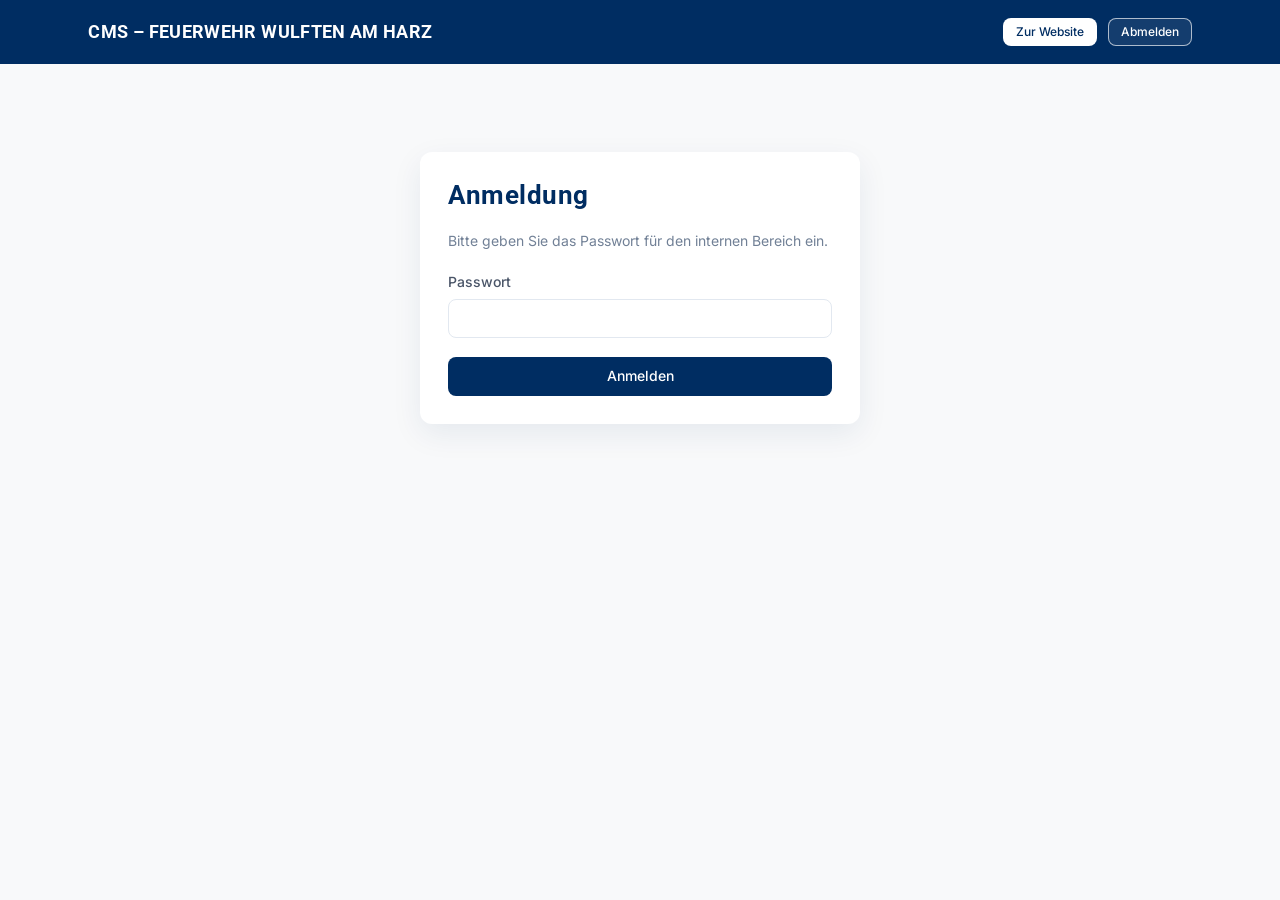
<file: admin.html>
<!DOCTYPE html>
<html lang="de">
<head>
  <meta charset="utf-8">
  <meta name="viewport" content="width=device-width, initial-scale=1">
  <title>Interner Bereich – Feuerwehr Wulften am Harz</title>
  <meta name="robots" content="noindex, nofollow">
  <link rel="icon" href="image_0.png">
  <link rel="preconnect" href="https://fonts.googleapis.com">
  <link rel="preconnect" href="https://fonts.gstatic.com" crossorigin>
  <link href="https://fonts.googleapis.com/css2?family=Inter:wght@400;500;600;700&family=Roboto:wght@400;500;700&display=swap" rel="stylesheet">
  <link rel="stylesheet" href="style.css">
</head>
<body class="admin-body" data-page="admin">

  <header class="admin-header">
    <div class="container admin-header__inner">
      <h1>CMS – Feuerwehr Wulften am Harz</h1>
      <div class="admin-header__actions">
        <a class="btn btn--light btn--sm" href="index.html">Zur Website</a>
        <button class="btn btn--ghost-light btn--sm" type="button" id="abmelden">Abmelden</button>
      </div>
    </div>
  </header>

  <main class="container">

    <!-- Login -->
    <section class="login-wrap" id="login-bereich">
      <div class="card">
        <h2>Anmeldung</h2>
        <p class="text-sm text-muted">
          Bitte geben Sie das Passwort für den internen Bereich ein.
        </p>
        <p class="form-message" id="login-status" role="alert" hidden></p>
        <form class="form" id="login-formular" novalidate>
          <div class="field">
            <label for="passwort">Passwort</label>
            <input id="passwort" name="passwort" type="password" autocomplete="current-password" required>
          </div>
          <button class="btn btn--primary btn--block" type="submit">Anmelden</button>
        </form>
      </div>
    </section>

    <!-- CMS -->
    <section id="cms-bereich" hidden>

      <div class="tabs" role="tablist">
        <button class="tab-btn is-active" type="button" role="tab" data-tab="einsaetze" aria-selected="true">Einsätze</button>
        <button class="tab-btn" type="button" role="tab" data-tab="personen" aria-selected="false">Ortskommando</button>
        <button class="tab-btn" type="button" role="tab" data-tab="einstellungen" aria-selected="false">Einstellungen</button>
        <button class="tab-btn" type="button" role="tab" data-tab="daten" aria-selected="false">Daten sichern</button>
      </div>

      <!-- Einsätze -->
      <div class="tab-panel" data-panel="einsaetze" role="tabpanel">
        <div class="admin-grid">
          <div class="card">
            <h2 id="einsatz-formular-titel">Neuen Einsatz anlegen</h2>
            <form class="form" id="einsatz-formular" novalidate>
              <input type="hidden" name="id">
              <div class="form-row form-row--2">
                <div class="field">
                  <label for="e-datum">Datum <span class="req">*</span></label>
                  <input id="e-datum" name="datum" type="date" required>
                </div>
                <div class="field">
                  <label for="e-uhrzeit">Uhrzeit</label>
                  <input id="e-uhrzeit" name="uhrzeit" type="time">
                </div>
              </div>
              <div class="field">
                <label for="e-stichwort">Alarmierungsstichwort <span class="req">*</span></label>
                <input id="e-stichwort" name="stichwort" type="text" placeholder="z. B. F2 – Gartenlaubenbrand" required>
              </div>
              <div class="form-row form-row--2">
                <div class="field">
                  <label for="e-art">Einsatzart</label>
                  <select id="e-art" name="art"></select>
                </div>
                <div class="field">
                  <label for="e-ort">Einsatzort</label>
                  <input id="e-ort" name="ort" type="text">
                </div>
              </div>

              <div class="field">
                <label>Einsatzbild</label>
                <div class="image-tool" id="einsatz-bild-tool">
                  <div class="image-tool__preview"></div>
                  <input type="file" accept="image/*" aria-label="Einsatzbild hochladen">
                  <input class="image-tool__url" type="text" placeholder="oder Bildpfad / URL, z. B. bilder/einsatz1.jpg" aria-label="Bildpfad oder URL">
                  <div>
                    <span class="filter-group__label">Bildausschnitt</span>
                    <div class="crop-options"></div>
                  </div>
                  <span class="field__hint">Hochgeladene Bilder werden direkt in den Daten gespeichert – bitte klein halten (max. 1,5 MB).</span>
                </div>
              </div>

              <div class="field">
                <label for="e-beschreibung">Kurzbeschreibung</label>
                <textarea id="e-beschreibung" name="beschreibung" style="min-height:5rem"></textarea>
              </div>
              <div class="field">
                <label for="e-bericht">Einsatzbericht</label>
                <textarea id="e-bericht" name="bericht"></textarea>
                <span class="field__hint">Leerzeile zwischen Absätzen einfügen.</span>
              </div>
              <div class="admin-item__actions">
                <button class="btn btn--primary" type="submit">Speichern</button>
                <button class="btn btn--outline" type="button" id="einsatz-abbrechen" hidden>Abbrechen</button>
              </div>
            </form>
          </div>

          <div>
            <h2>Vorhandene Einsätze</h2>
            <div class="admin-list" id="einsatz-verwaltung"></div>
          </div>
        </div>
      </div>

      <!-- Personen -->
      <div class="tab-panel" data-panel="personen" role="tabpanel" hidden>
        <div class="admin-grid">
          <div class="card">
            <h2 id="person-formular-titel">Neue Person anlegen</h2>
            <form class="form" id="person-formular" novalidate>
              <input type="hidden" name="id">
              <div class="field">
                <label for="p-name">Name <span class="req">*</span></label>
                <input id="p-name" name="name" type="text" required>
              </div>
              <div class="form-row form-row--2">
                <div class="field">
                  <label for="p-dienstgrad">Dienstgrad</label>
                  <input id="p-dienstgrad" name="dienstgrad" type="text" placeholder="z. B. Oberlöschmeister">
                </div>
                <div class="field">
                  <label for="p-funktion">Funktion</label>
                  <input id="p-funktion" name="funktion" type="text" placeholder="z. B. Jugendfeuerwehrwart">
                </div>
              </div>
              <div class="field">
                <label for="p-stufe">Hierarchie-Stufe</label>
                <select id="p-stufe" name="stufe"></select>
              </div>
              <div class="field">
                <label for="p-kontakt">E-Mail</label>
                <input id="p-kontakt" name="kontakt" type="email">
              </div>

              <div class="field">
                <label>Profilbild</label>
                <div class="image-tool" id="person-bild-tool">
                  <div class="image-tool__preview"></div>
                  <input type="file" accept="image/*" aria-label="Profilbild hochladen">
                  <input class="image-tool__url" type="text" placeholder="oder Bildpfad / URL, z. B. bilder/person1.jpg" aria-label="Bildpfad oder URL">
                  <div>
                    <span class="filter-group__label">Bildausschnitt</span>
                    <div class="crop-options"></div>
                  </div>
                </div>
              </div>

              <label class="checkbox-field">
                <input type="checkbox" name="showOnFrontpage">
                Auf Startseite anzeigen
              </label>

              <div class="admin-item__actions">
                <button class="btn btn--primary" type="submit">Speichern</button>
                <button class="btn btn--outline" type="button" id="person-abbrechen" hidden>Abbrechen</button>
              </div>
            </form>
          </div>

          <div>
            <h2>Ortskommando</h2>
            <div class="admin-list" id="person-verwaltung"></div>
          </div>
        </div>
      </div>

      <!-- Einstellungen -->
      <div class="tab-panel" data-panel="einstellungen" role="tabpanel" hidden>
        <div class="card" style="max-width:680px">
          <h2>Einstellungen</h2>
          <form class="form" id="einstellungen-formular" novalidate>
            <h3>Hierarchie-Ebenen im Ortskommando</h3>
            <div class="field">
              <label for="s-stufe1">Titel Stufe 1</label>
              <input id="s-stufe1" name="stufe1" type="text">
            </div>
            <div class="field">
              <label for="s-stufe2">Titel Stufe 2</label>
              <input id="s-stufe2" name="stufe2" type="text">
            </div>
            <div class="field">
              <label for="s-stufe3">Titel Stufe 3</label>
              <input id="s-stufe3" name="stufe3" type="text">
            </div>

            <h3>Schnupperdienst</h3>
            <div class="field">
              <label for="s-teaser-titel">Überschrift</label>
              <input id="s-teaser-titel" name="teaserTitel" type="text">
            </div>
            <div class="field">
              <label for="s-teaser-text">Text</label>
              <textarea id="s-teaser-text" name="teaserText" style="min-height:6rem"></textarea>
            </div>
            <div class="field">
              <label for="s-teaser-button">Button-Beschriftung</label>
              <input id="s-teaser-button" name="teaserButton" type="text">
            </div>

            <h3>Ziel-E-Mail-Adressen der Formulare</h3>
            <div class="field">
              <label for="s-mail-sd">Schnupperdienst</label>
              <input id="s-mail-sd" name="mailSchnupperdienst" type="email">
            </div>
            <div class="field">
              <label for="s-mail-bt">Mitglied werden / Beitritt</label>
              <input id="s-mail-bt" name="mailBeitritt" type="email">
            </div>
            <div class="field">
              <label for="s-mail-kt">Allgemeiner Kontakt</label>
              <input id="s-mail-kt" name="mailKontakt" type="email">
            </div>

            <h3>SEO &amp; Meta-Angaben</h3>
            <div class="field">
              <label for="s-meta-title">Standard-Seitentitel</label>
              <input id="s-meta-title" name="metaTitle" type="text" placeholder="z. B. Freiwillige Feuerwehr Wulften am Harz">
            </div>
            <div class="field">
              <label for="s-meta-desc">Meta-Beschreibung (Description)</label>
              <textarea id="s-meta-desc" name="metaDesc" style="min-height:4.5rem" placeholder="Beschreibung für Suchmaschinen und Social Media Vorschauen"></textarea>
            </div>
            <div class="field">
              <label for="s-meta-keywords">Suchbegriffe (Keywords)</label>
              <input id="s-meta-keywords" name="metaKeywords" type="text" placeholder="z. B. Feuerwehr, Wulften, Harz, Notruf 112, Brandschutz">
            </div>
            <div class="field">
              <label for="s-meta-ogimage">OpenGraph Bild-URL (Social Sharing Image)</label>
              <input id="s-meta-ogimage" name="metaOgImage" type="text" placeholder="z. B. image_0.png oder hero.jpg">
            </div>

            <h3>SMTP &amp; E-Mail-Server</h3>
            <div class="form-row form-row--2">
              <div class="field">
                <label for="s-smtp-host">SMTP Host</label>
                <input id="s-smtp-host" name="smtpHost" type="text" placeholder="z. B. mail.feuerwehr-wulften.de">
              </div>
              <div class="field">
                <label for="s-smtp-port">Port</label>
                <input id="s-smtp-port" name="smtpPort" type="number" placeholder="z. B. 587 oder 465">
              </div>
            </div>
            <div class="form-row form-row--2">
              <div class="field">
                <label for="s-smtp-user">SMTP Benutzername</label>
                <input id="s-smtp-user" name="smtpUser" type="text" autocomplete="off" placeholder="user@domain.de">
              </div>
              <div class="field">
                <label for="s-smtp-pass">SMTP Passwort</label>
                <input id="s-smtp-pass" name="smtpPass" type="password" autocomplete="off" placeholder="••••••••">
              </div>
            </div>
            <div class="form-row form-row--2">
              <div class="field">
                <label for="s-smtp-secure">Verschlüsselung</label>
                <select id="s-smtp-secure" name="smtpSecure">
                  <option value="tls">STARTTLS / TLS (Port 587)</option>
                  <option value="ssl">SSL (Port 465)</option>
                  <option value="none">Keine Verschlüsselung (Port 25)</option>
                </select>
              </div>
              <div class="field">
                <label for="s-smtp-from">Absenderadresse (From)</label>
                <input id="s-smtp-from" name="smtpFrom" type="email" placeholder="noreply@feuerwehr-wulften.de">
              </div>
            </div>

            <h3>Benutzerdefiniertes CSS (Custom CSS)</h3>
            <div class="field">
              <label for="s-custom-css">Zusätzlicher CSS-Code</label>
              <textarea id="s-custom-css" name="customCss" style="min-height:7rem; font-family: monospace; font-size: 0.85rem;" placeholder="/* Eigene Stylesheet-Regeln hier eintragen */"></textarea>
              <span class="field__hint">Wird global auf allen Seiten der Website eingebunden.</span>
            </div>

            <div>
              <button class="btn btn--primary" type="submit">Einstellungen speichern</button>
            </div>
          </form>
        </div>
      </div>

      <!-- Daten -->
      <div class="tab-panel" data-panel="daten" role="tabpanel" hidden>
        <div class="card" style="max-width:680px">
          <h2>Daten sichern &amp; übertragen</h2>
          <p class="text-sm text-muted">
            Alle Änderungen werden zunächst nur in diesem Browser gespeichert. Damit sie für
            alle Besucher sichtbar werden, laden Sie die Datei <code>data.json</code>
            herunter und ersetzen Sie damit die Datei auf dem Webserver.
          </p>
          <div class="stack-sm">
            <button class="btn btn--primary" type="button" id="export-json">data.json herunterladen</button>
            <label class="btn btn--outline" for="import-json">data.json einlesen</label>
            <input id="import-json" type="file" accept="application/json,.json" class="visually-hidden">
            <button class="btn btn--danger" type="button" id="reset-daten">Lokale Änderungen verwerfen</button>
          </div>
        </div>
      </div>

    </section>
  </main>

  <div class="toast" id="toast" role="status" hidden></div>

  <script src="app.js"></script>
</body>
</html>
</file>
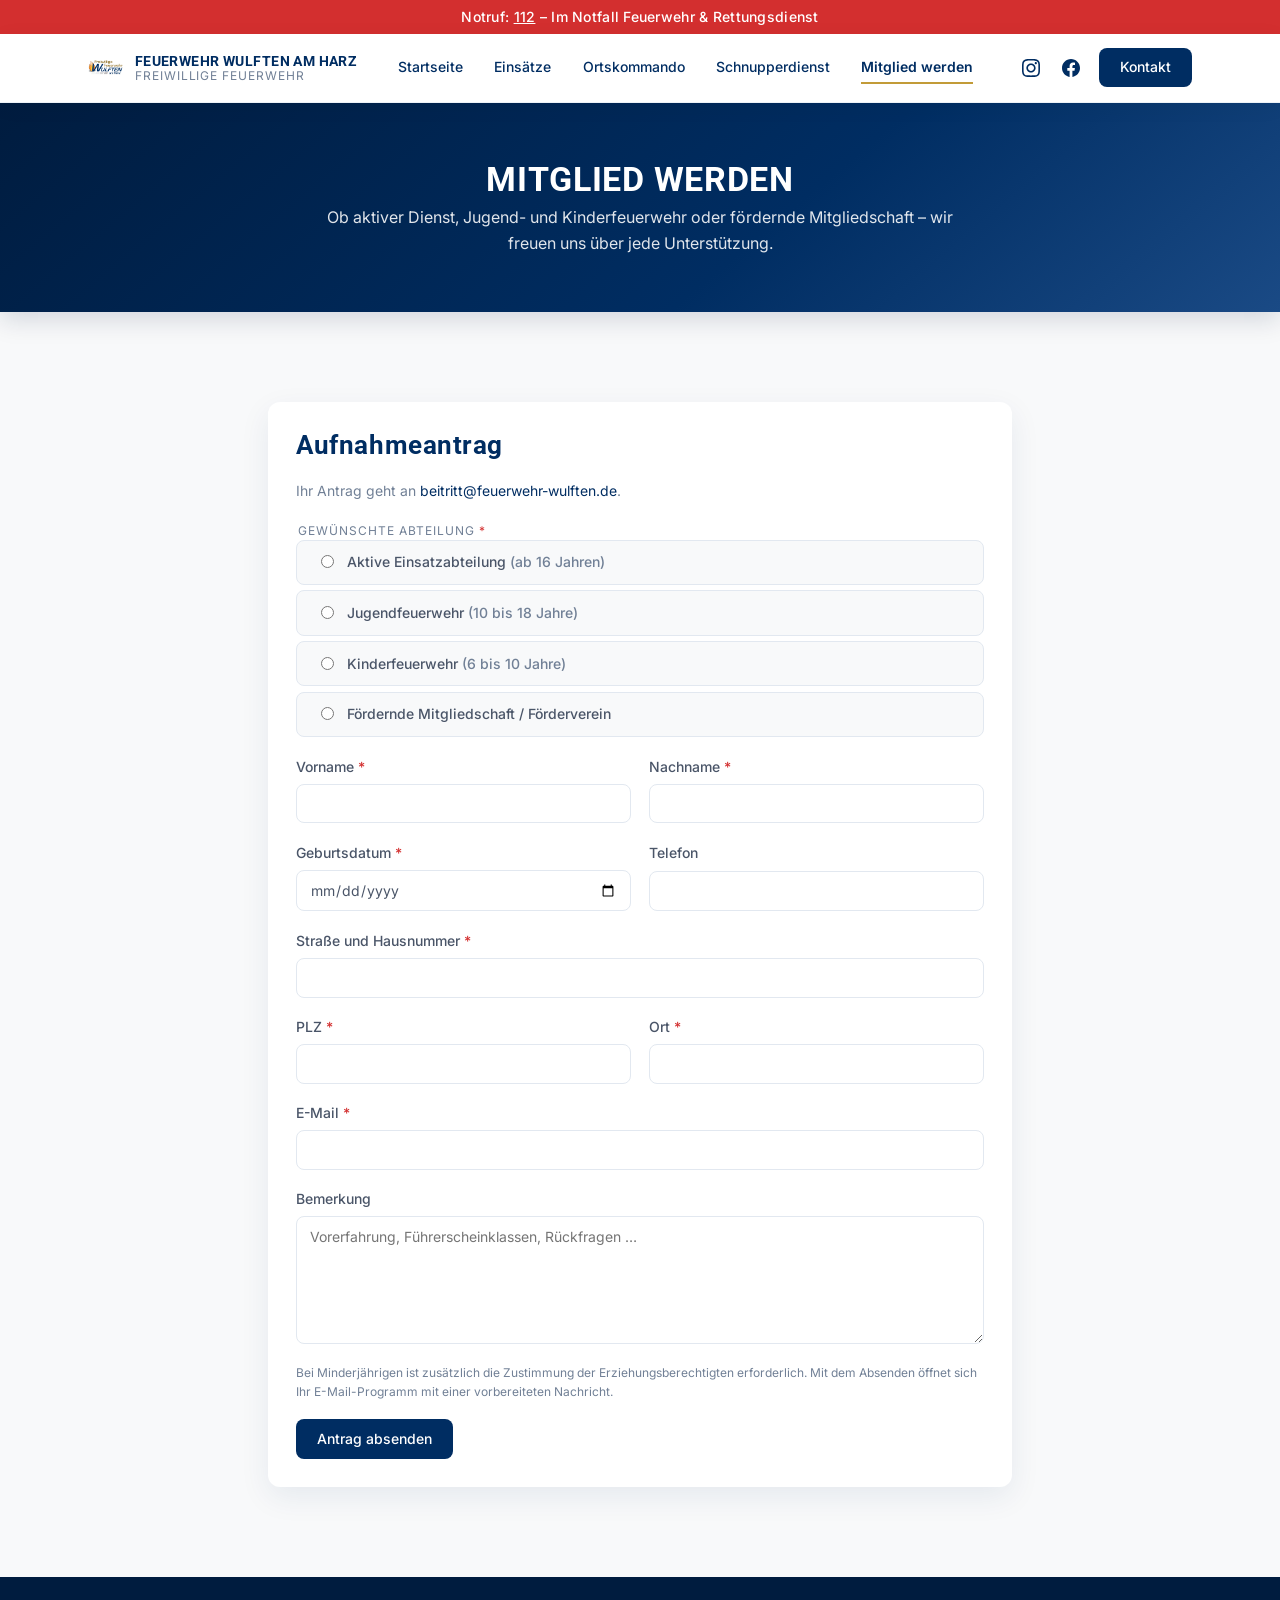
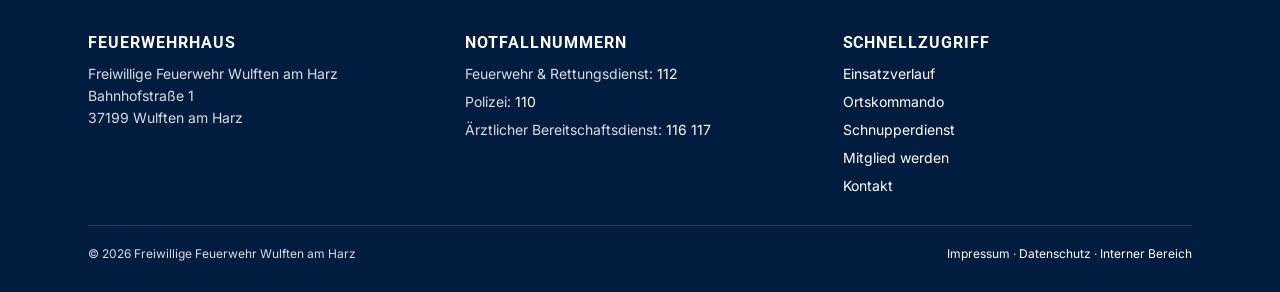
<file: beitritt.html>
<!DOCTYPE html>
<html lang="de">
<head>
  <meta charset="utf-8">
  <meta name="viewport" content="width=device-width, initial-scale=1">
  <title>Mitglied werden – Freiwillige Feuerwehr Wulften am Harz</title>
  <meta name="description" content="Aufnahmeantrag für die Einsatzabteilung, Jugendfeuerwehr, Kinderfeuerwehr oder die fördernde Mitgliedschaft.">
  <link rel="icon" href="image_0.png">
  <link rel="preconnect" href="https://fonts.googleapis.com">
  <link rel="preconnect" href="https://fonts.gstatic.com" crossorigin>
  <link href="https://fonts.googleapis.com/css2?family=Inter:wght@400;500;600;700&family=Roboto:wght@400;500;700&display=swap" rel="stylesheet">
  <link rel="stylesheet" href="style.css">
</head>
<body data-page="beitritt">

  <div class="emergency-bar">
    Notruf: <a href="tel:112">112</a> – Im Notfall Feuerwehr &amp; Rettungsdienst
  </div>

  <header class="site-header">
    <div class="container site-header__inner">
      <a class="brand" href="index.html">
        <img class="brand__logo" src="image_0.png" alt="Wappen der Feuerwehr Wulften am Harz">
        <span class="brand__text">
          <span class="brand__name">Feuerwehr Wulften am Harz</span>
          <span class="brand__sub">Freiwillige Feuerwehr</span>
        </span>
      </a>

      <button class="nav-toggle" type="button" aria-expanded="false" aria-controls="hauptnavigation">
        ☰ Menü
      </button>

      <nav class="site-nav" id="hauptnavigation" aria-label="Hauptnavigation">
        <ul>
          <li><a href="index.html">Startseite</a></li>
          <li><a href="einsaetze.html">Einsätze</a></li>
          <li><a href="kommando.html">Ortskommando</a></li>
          <li><a href="schnupperdienst.html">Schnupperdienst</a></li>
          <li><a class="is-current" href="beitritt.html">Mitglied werden</a></li>
        </ul>
      </nav>

      <div class="header-actions">
        <div class="social-links" aria-label="Social Media">
          <a class="social-link" href="https://www.instagram.com" target="_blank" rel="noopener noreferrer" aria-label="Instagram">
            <svg viewBox="0 0 24 24" aria-hidden="true">
              <path d="M12 2.163c3.204 0 3.584.012 4.85.07 3.252.148 4.771 1.691 4.919 4.919.058 1.265.069 1.645.069 4.849 0 3.205-.012 3.584-.069 4.849-.149 3.225-1.664 4.771-4.919 4.919-1.266.058-1.644.07-4.85.07-3.204 0-3.584-.012-4.849-.07-3.26-.149-4.771-1.699-4.919-4.92-.058-1.265-.07-1.644-.07-4.849 0-3.204.013-3.583.07-4.849.149-3.227 1.664-4.771 4.919-4.919 1.266-.057 1.645-.069 4.849-.069zm0-2.163c-3.259 0-3.667.014-4.947.072-4.358.2-6.78 2.618-6.98 6.98-.059 1.281-.073 1.689-.073 4.948 0 3.259.014 3.668.072 4.948.2 4.358 2.618 6.78 6.98 6.98 1.281.058 1.689.072 4.948.072 3.259 0 3.668-.014 4.948-.072 4.354-.2 6.782-2.618 6.979-6.98.059-1.28.073-1.689.073-4.948 0-3.259-.014-3.667-.072-4.947-.196-4.354-2.617-6.78-6.979-6.98-1.281-.059-1.69-.073-4.949-.073zm0 5.838c-3.403 0-6.162 2.759-6.162 6.162s2.759 6.163 6.162 6.163 6.162-2.759 6.162-6.163c0-3.403-2.759-6.162-6.162-6.162zm0 10.162c-2.209 0-4-1.79-4-4 0-2.209 1.791-4 4-4s4 1.791 4 4c0 2.21-1.791 4-4 4zm6.406-11.845c-.796 0-1.441.645-1.441 1.44s.645 1.44 1.441 1.44c.795 0 1.439-.645 1.439-1.44s-.644-1.44-1.439-1.44z"/>
            </svg>
          </a>
          <a class="social-link" href="https://www.facebook.com" target="_blank" rel="noopener noreferrer" aria-label="Facebook">
            <svg viewBox="0 0 24 24" aria-hidden="true">
              <path d="M24 12.073c0-6.627-5.373-12-12-12s-12 5.373-12 12c0 5.99 4.388 10.954 10.125 11.854v-8.385H7.078v-3.47h3.047V9.43c0-3.007 1.792-4.669 4.533-4.669 1.312 0 2.686.235 2.686.235v2.953H15.83c-1.491 0-1.956.925-1.956 1.874v2.25h3.328l-.532 3.47h-2.796v8.385C19.612 23.027 24 18.062 24 12.073z"/>
            </svg>
          </a>
        </div>
        <a class="btn btn--nav-contact" href="kontakt.html">Kontakt</a>
      </div>
    </div>
  </header>

  <main>
    <section class="page-head">
      <div class="container">
        <h1>Mitglied werden</h1>
        <p>
          Ob aktiver Dienst, Jugend- und Kinderfeuerwehr oder fördernde Mitgliedschaft –
          wir freuen uns über jede Unterstützung.
        </p>
      </div>
    </section>

    <section class="section">
      <div class="container container--narrow">
        <div class="card">
          <h2>Aufnahmeantrag</h2>
          <p class="text-sm text-muted">
            Ihr Antrag geht an
            <a data-settings-mail="beitritt" href="#">unsere Mitgliederverwaltung</a>.
          </p>
          <p class="form-message" id="beitritt-status" role="status" hidden></p>
          <form class="form" id="beitritt-formular" data-form="beitritt"
                data-subject="Aufnahmeantrag / Beitritt" novalidate>

            <fieldset class="field" style="border:0;padding:0;margin:0">
              <legend class="filter-group__label">Gewünschte Abteilung <span class="req" aria-hidden="true">*</span></legend>
              <div class="radio-group">
                <label class="radio-option">
                  <input type="radio" name="abteilung" value="Aktive Einsatzabteilung"
                         data-label="Abteilung" required>
                  <span>Aktive Einsatzabteilung <span class="text-muted">(ab 16 Jahren)</span></span>
                </label>
                <label class="radio-option">
                  <input type="radio" name="abteilung" value="Jugendfeuerwehr"
                         data-label="Abteilung" required>
                  <span>Jugendfeuerwehr <span class="text-muted">(10 bis 18 Jahre)</span></span>
                </label>
                <label class="radio-option">
                  <input type="radio" name="abteilung" value="Kinderfeuerwehr"
                         data-label="Abteilung" required>
                  <span>Kinderfeuerwehr <span class="text-muted">(6 bis 10 Jahre)</span></span>
                </label>
                <label class="radio-option">
                  <input type="radio" name="abteilung" value="Fördernde Mitgliedschaft / Förderverein"
                         data-label="Abteilung" required>
                  <span>Fördernde Mitgliedschaft / Förderverein</span>
                </label>
              </div>
            </fieldset>

            <div class="form-row form-row--2">
              <div class="field">
                <label for="bt-vorname">Vorname <span class="req" aria-hidden="true">*</span></label>
                <input id="bt-vorname" name="btVorname" type="text" autocomplete="given-name"
                       data-label="Vorname" required>
              </div>
              <div class="field">
                <label for="bt-nachname">Nachname <span class="req" aria-hidden="true">*</span></label>
                <input id="bt-nachname" name="btNachname" type="text" autocomplete="family-name"
                       data-label="Nachname" required>
              </div>
            </div>

            <div class="form-row form-row--2">
              <div class="field">
                <label for="bt-geburtsdatum">Geburtsdatum <span class="req" aria-hidden="true">*</span></label>
                <input id="bt-geburtsdatum" name="btGeburtsdatum" type="date"
                       data-label="Geburtsdatum" required>
              </div>
              <div class="field">
                <label for="bt-telefon">Telefon</label>
                <input id="bt-telefon" name="btTelefon" type="tel" autocomplete="tel"
                       data-label="Telefon">
              </div>
            </div>

            <div class="field">
              <label for="bt-strasse">Straße und Hausnummer <span class="req" aria-hidden="true">*</span></label>
              <input id="bt-strasse" name="btStrasse" type="text" autocomplete="street-address"
                     data-label="Straße und Hausnummer" required>
            </div>

            <div class="form-row form-row--2">
              <div class="field">
                <label for="bt-plz">PLZ <span class="req" aria-hidden="true">*</span></label>
                <input id="bt-plz" name="btPlz" type="text" inputmode="numeric" autocomplete="postal-code"
                       data-label="PLZ" required>
              </div>
              <div class="field">
                <label for="bt-ort">Ort <span class="req" aria-hidden="true">*</span></label>
                <input id="bt-ort" name="btOrt" type="text" autocomplete="address-level2"
                       data-label="Ort" required>
              </div>
            </div>

            <div class="field">
              <label for="bt-mail">E-Mail <span class="req" aria-hidden="true">*</span></label>
              <input id="bt-mail" name="btMail" type="email" autocomplete="email"
                     data-label="E-Mail" required>
            </div>

            <div class="field">
              <label for="bt-bemerkung">Bemerkung</label>
              <textarea id="bt-bemerkung" name="btBemerkung" data-label="Bemerkung"
                        placeholder="Vorerfahrung, Führerscheinklassen, Rückfragen …"></textarea>
            </div>

            <p class="form-note">
              Bei Minderjährigen ist zusätzlich die Zustimmung der Erziehungsberechtigten erforderlich.
              Mit dem Absenden öffnet sich Ihr E-Mail-Programm mit einer vorbereiteten Nachricht.
            </p>
            <div>
              <button class="btn btn--primary" type="submit">Antrag absenden</button>
            </div>
          </form>
        </div>
      </div>
    </section>
  </main>

  <footer class="site-footer">
    <div class="container">
      <div class="site-footer__grid">
        <div>
          <h3>Feuerwehrhaus</h3>
          <p class="mb-0">
            Freiwillige Feuerwehr Wulften am Harz<br>
            Bahnhofstraße 1<br>
            37199 Wulften am Harz
          </p>
        </div>
        <div>
          <h3>Notfallnummern</h3>
          <ul>
            <li>Feuerwehr &amp; Rettungsdienst: <a href="tel:112">112</a></li>
            <li>Polizei: <a href="tel:110">110</a></li>
            <li>Ärztlicher Bereitschaftsdienst: <a href="tel:116117">116 117</a></li>
          </ul>
        </div>
        <div>
          <h3>Schnellzugriff</h3>
          <ul>
            <li><a href="einsaetze.html">Einsatzverlauf</a></li>
            <li><a href="kommando.html">Ortskommando</a></li>
            <li><a href="schnupperdienst.html">Schnupperdienst</a></li>
            <li><a href="beitritt.html">Mitglied werden</a></li>
            <li><a href="kontakt.html">Kontakt</a></li>
          </ul>
        </div>
      </div>
      <div class="site-footer__bottom">
        <span>&copy; <span id="jahr">2026</span> Freiwillige Feuerwehr Wulften am Harz</span>
        <span>
          <a href="impressum.html">Impressum</a> · <a href="datenschutz.html">Datenschutz</a> · <a href="admin.html">Interner Bereich</a>
        </span>
      </div>
    </div>
  </footer>

  <script src="app.js"></script>
</body>
</html>
</file>
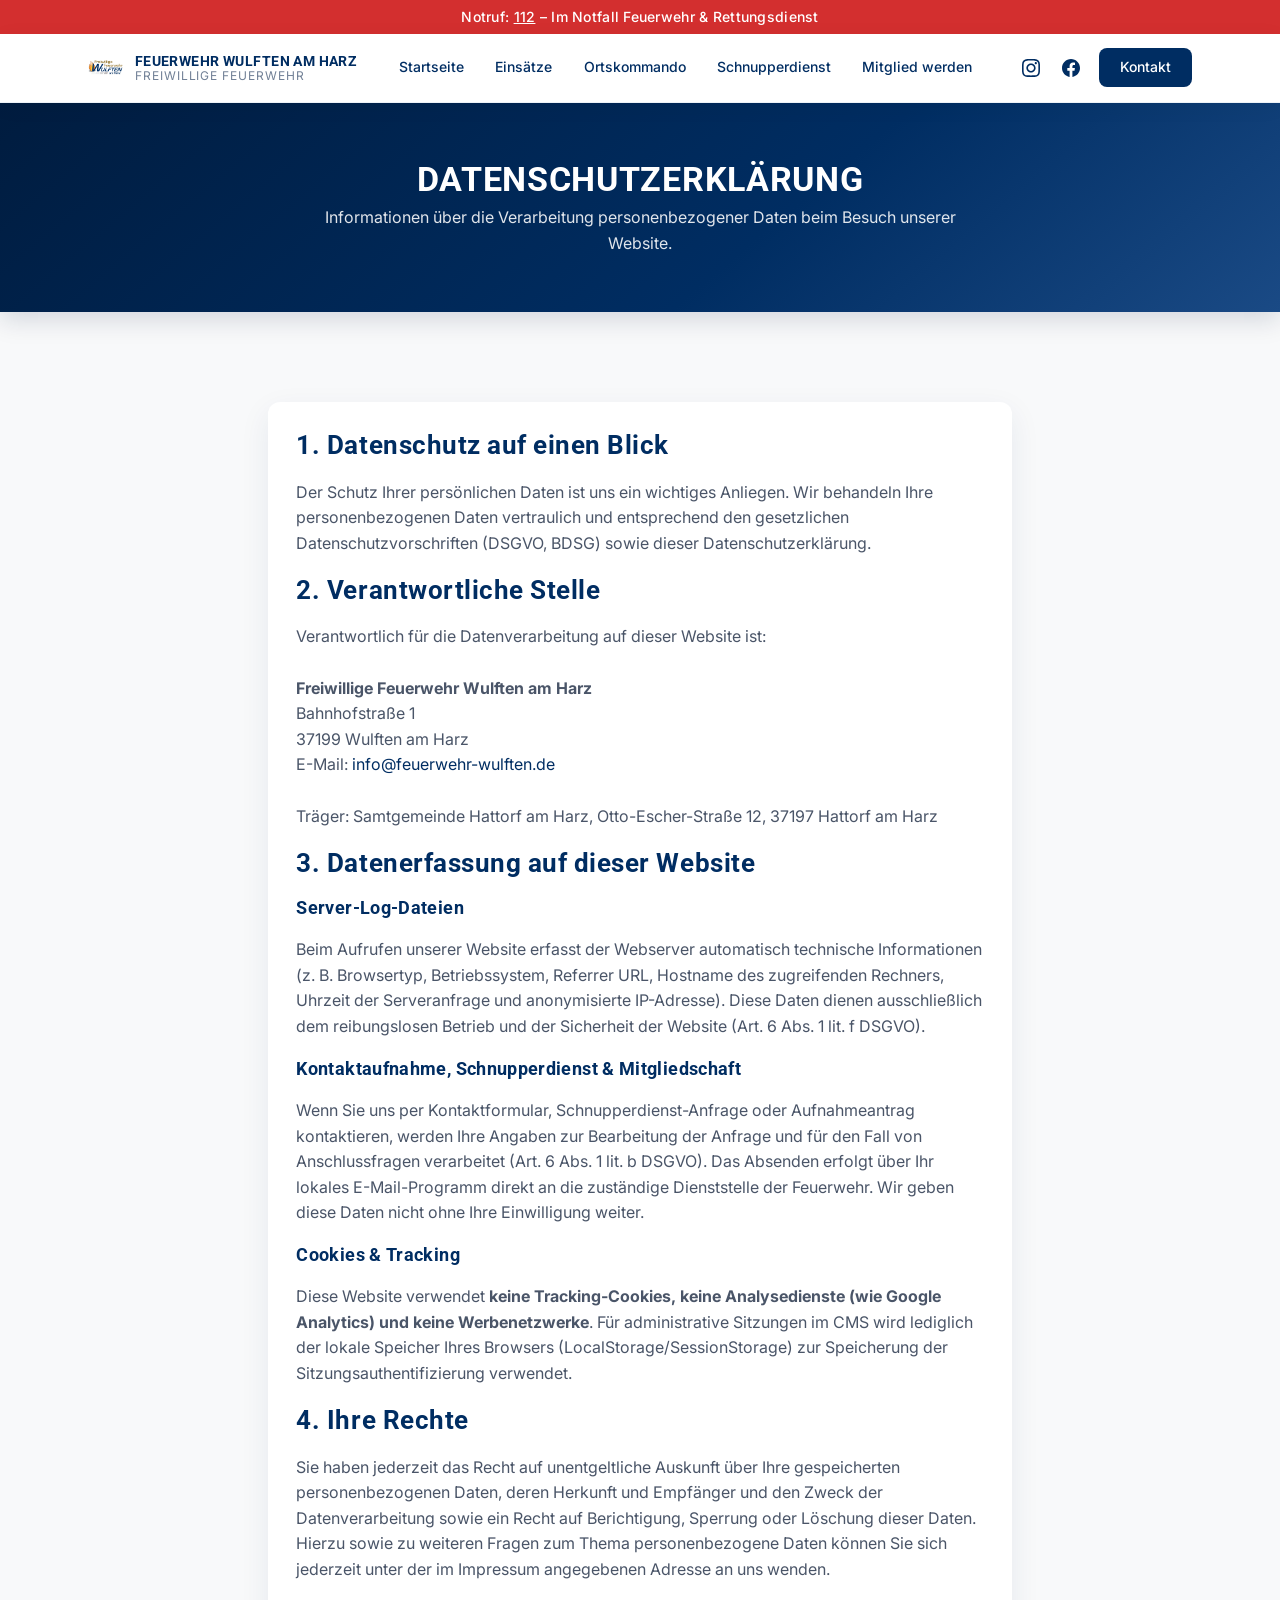
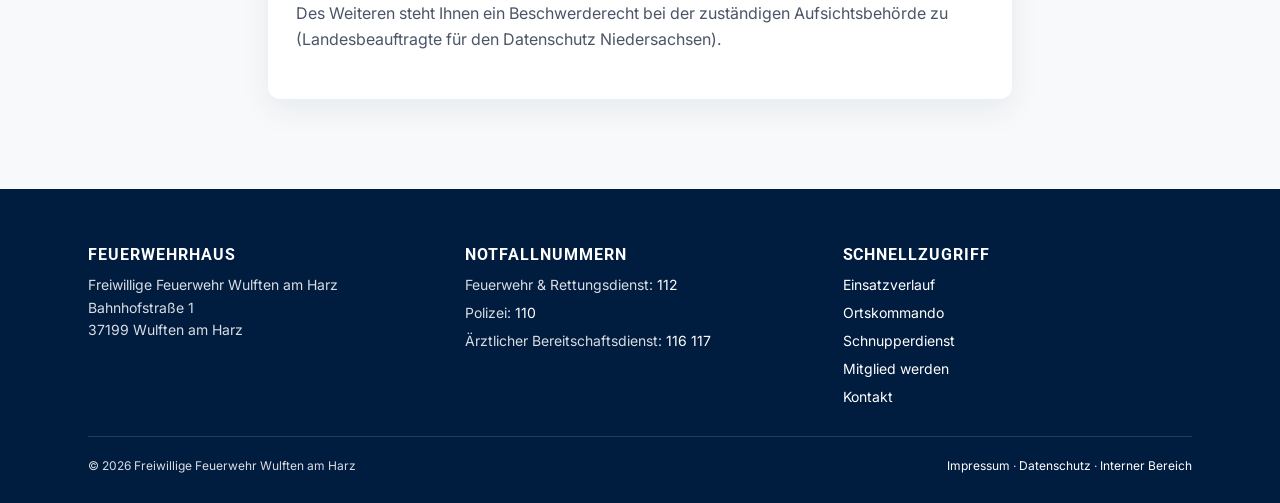
<file: datenschutz.html>
<!DOCTYPE html>
<html lang="de">
<head>
  <meta charset="utf-8">
  <meta name="viewport" content="width=device-width, initial-scale=1">
  <title>Datenschutz – Freiwillige Feuerwehr Wulften am Harz</title>
  <meta name="description" content="Datenschutzerklärung der Freiwilligen Feuerwehr Wulften am Harz nach DSGVO.">
  <link rel="icon" href="image_0.png">
  <link rel="preconnect" href="https://fonts.googleapis.com">
  <link rel="preconnect" href="https://fonts.gstatic.com" crossorigin>
  <link href="https://fonts.googleapis.com/css2?family=Inter:wght@400;500;600;700&family=Roboto:wght@400;500;700&display=swap" rel="stylesheet">
  <link rel="stylesheet" href="style.css">
</head>
<body data-page="datenschutz">

  <!-- Notruf-Banner -->
  <div class="emergency-bar">
    Notruf: <a href="tel:112">112</a> – Im Notfall Feuerwehr &amp; Rettungsdienst
  </div>

  <!-- Header & Navigation -->
  <header class="site-header">
    <div class="container site-header__inner">
      <a class="brand" href="index.html">
        <img class="brand__logo" src="image_0.png" alt="Wappen der Feuerwehr Wulften am Harz">
        <span class="brand__text">
          <span class="brand__name">Feuerwehr Wulften am Harz</span>
          <span class="brand__sub">Freiwillige Feuerwehr</span>
        </span>
      </a>

      <button class="nav-toggle" type="button" aria-expanded="false" aria-controls="hauptnavigation">
        ☰ Menü
      </button>

      <nav class="site-nav" id="hauptnavigation" aria-label="Hauptnavigation">
        <ul>
          <li><a href="index.html">Startseite</a></li>
          <li><a href="einsaetze.html">Einsätze</a></li>
          <li><a href="kommando.html">Ortskommando</a></li>
          <li><a href="schnupperdienst.html">Schnupperdienst</a></li>
          <li><a href="beitritt.html">Mitglied werden</a></li>
        </ul>
      </nav>

      <div class="header-actions">
        <div class="social-links" aria-label="Social Media">
          <a class="social-link" href="https://www.instagram.com" target="_blank" rel="noopener noreferrer" aria-label="Instagram">
            <svg viewBox="0 0 24 24" aria-hidden="true">
              <path d="M12 2.163c3.204 0 3.584.012 4.85.07 3.252.148 4.771 1.691 4.919 4.919.058 1.265.069 1.645.069 4.849 0 3.205-.012 3.584-.069 4.849-.149 3.225-1.664 4.771-4.919 4.919-1.266.058-1.644.07-4.85.07-3.204 0-3.584-.012-4.849-.07-3.26-.149-4.771-1.699-4.919-4.92-.058-1.265-.07-1.644-.07-4.849 0-3.204.013-3.583.07-4.849.149-3.227 1.664-4.771 4.919-4.919 1.266-.057 1.645-.069 4.849-.069zm0-2.163c-3.259 0-3.667.014-4.947.072-4.358.2-6.78 2.618-6.98 6.98-.059 1.281-.073 1.689-.073 4.948 0 3.259.014 3.668.072 4.948.2 4.358 2.618 6.78 6.98 6.98 1.281.058 1.689.072 4.948.072 3.259 0 3.668-.014 4.948-.072 4.354-.2 6.782-2.618 6.979-6.98.059-1.28.073-1.689.073-4.948 0-3.259-.014-3.667-.072-4.947-.196-4.354-2.617-6.78-6.979-6.98-1.281-.059-1.69-.073-4.949-.073zm0 5.838c-3.403 0-6.162 2.759-6.162 6.162s2.759 6.163 6.162 6.163 6.162-2.759 6.162-6.163c0-3.403-2.759-6.162-6.162-6.162zm0 10.162c-2.209 0-4-1.79-4-4 0-2.209 1.791-4 4-4s4 1.791 4 4c0 2.21-1.791 4-4 4zm6.406-11.845c-.796 0-1.441.645-1.441 1.44s.645 1.44 1.441 1.44c.795 0 1.439-.645 1.439-1.44s-.644-1.44-1.439-1.44z"/>
            </svg>
          </a>
          <a class="social-link" href="https://www.facebook.com" target="_blank" rel="noopener noreferrer" aria-label="Facebook">
            <svg viewBox="0 0 24 24" aria-hidden="true">
              <path d="M24 12.073c0-6.627-5.373-12-12-12s-12 5.373-12 12c0 5.99 4.388 10.954 10.125 11.854v-8.385H7.078v-3.47h3.047V9.43c0-3.007 1.792-4.669 4.533-4.669 1.312 0 2.686.235 2.686.235v2.953H15.83c-1.491 0-1.956.925-1.956 1.874v2.25h3.328l-.532 3.47h-2.796v8.385C19.612 23.027 24 18.062 24 12.073z"/>
            </svg>
          </a>
        </div>
        <a class="btn btn--nav-contact" href="kontakt.html">Kontakt</a>
      </div>
    </div>
  </header>

  <main>
    <section class="page-head">
      <div class="container">
        <h1>Datenschutzerklärung</h1>
        <p>Informationen über die Verarbeitung personenbezogener Daten beim Besuch unserer Website.</p>
      </div>
    </section>

    <section class="section">
      <div class="container container--narrow">
        <div class="card stack-md">
          <div>
            <h2>1. Datenschutz auf einen Blick</h2>
            <p>
              Der Schutz Ihrer persönlichen Daten ist uns ein wichtiges Anliegen. Wir behandeln Ihre personenbezogenen Daten vertraulich und entsprechend den gesetzlichen Datenschutzvorschriften (DSGVO, BDSG) sowie dieser Datenschutzerklärung.
            </p>
          </div>

          <div>
            <h2>2. Verantwortliche Stelle</h2>
            <p>
              Verantwortlich für die Datenverarbeitung auf dieser Website ist:<br><br>
              <strong>Freiwillige Feuerwehr Wulften am Harz</strong><br>
              Bahnhofstraße 1<br>
              37199 Wulften am Harz<br>
              E-Mail: <a href="mailto:info@feuerwehr-wulften.de">info@feuerwehr-wulften.de</a><br><br>
              Träger: Samtgemeinde Hattorf am Harz, Otto-Escher-Straße 12, 37197 Hattorf am Harz
            </p>
          </div>

          <div>
            <h2>3. Datenerfassung auf dieser Website</h2>
            <h3>Server-Log-Dateien</h3>
            <p>
              Beim Aufrufen unserer Website erfasst der Webserver automatisch technische Informationen (z. B. Browsertyp, Betriebssystem, Referrer URL, Hostname des zugreifenden Rechners, Uhrzeit der Serveranfrage und anonymisierte IP-Adresse). Diese Daten dienen ausschließlich dem reibungslosen Betrieb und der Sicherheit der Website (Art. 6 Abs. 1 lit. f DSGVO).
            </p>

            <h3>Kontaktaufnahme, Schnupperdienst &amp; Mitgliedschaft</h3>
            <p>
              Wenn Sie uns per Kontaktformular, Schnupperdienst-Anfrage oder Aufnahmeantrag kontaktieren, werden Ihre Angaben zur Bearbeitung der Anfrage und für den Fall von Anschlussfragen verarbeitet (Art. 6 Abs. 1 lit. b DSGVO). Das Absenden erfolgt über Ihr lokales E-Mail-Programm direkt an die zuständige Dienststelle der Feuerwehr. Wir geben diese Daten nicht ohne Ihre Einwilligung weiter.
            </p>

            <h3>Cookies &amp; Tracking</h3>
            <p>
              Diese Website verwendet <strong>keine Tracking-Cookies, keine Analysedienste (wie Google Analytics) und keine Werbenetzwerke</strong>. Für administrative Sitzungen im CMS wird lediglich der lokale Speicher Ihres Browsers (LocalStorage/SessionStorage) zur Speicherung der Sitzungsauthentifizierung verwendet.
            </p>
          </div>

          <div>
            <h2>4. Ihre Rechte</h2>
            <p>
              Sie haben jederzeit das Recht auf unentgeltliche Auskunft über Ihre gespeicherten personenbezogenen Daten, deren Herkunft und Empfänger und den Zweck der Datenverarbeitung sowie ein Recht auf Berichtigung, Sperrung oder Löschung dieser Daten. Hierzu sowie zu weiteren Fragen zum Thema personenbezogene Daten können Sie sich jederzeit unter der im Impressum angegebenen Adresse an uns wenden.
            </p>
            <p>
              Des Weiteren steht Ihnen ein Beschwerderecht bei der zuständigen Aufsichtsbehörde zu (Landesbeauftragte für den Datenschutz Niedersachsen).
            </p>
          </div>
        </div>
      </div>
    </section>
  </main>

  <!-- Footer -->
  <footer class="site-footer">
    <div class="container">
      <div class="site-footer__grid">
        <div>
          <h3>Feuerwehrhaus</h3>
          <p class="mb-0">
            Freiwillige Feuerwehr Wulften am Harz<br>
            Bahnhofstraße 1<br>
            37199 Wulften am Harz
          </p>
        </div>
        <div>
          <h3>Notfallnummern</h3>
          <ul>
            <li>Feuerwehr &amp; Rettungsdienst: <a href="tel:112">112</a></li>
            <li>Polizei: <a href="tel:110">110</a></li>
            <li>Ärztlicher Bereitschaftsdienst: <a href="tel:116117">116 117</a></li>
          </ul>
        </div>
        <div>
          <h3>Schnellzugriff</h3>
          <ul>
            <li><a href="einsaetze.html">Einsatzverlauf</a></li>
            <li><a href="kommando.html">Ortskommando</a></li>
            <li><a href="schnupperdienst.html">Schnupperdienst</a></li>
            <li><a href="beitritt.html">Mitglied werden</a></li>
            <li><a href="kontakt.html">Kontakt</a></li>
          </ul>
        </div>
      </div>
      <div class="site-footer__bottom">
        <span>&copy; <span id="jahr">2026</span> Freiwillige Feuerwehr Wulften am Harz</span>
        <span>
          <a href="impressum.html">Impressum</a> · <a href="datenschutz.html">Datenschutz</a> · <a href="admin.html">Interner Bereich</a>
        </span>
      </div>
    </div>
  </footer>

  <script src="app.js"></script>
</body>
</html>
</file>
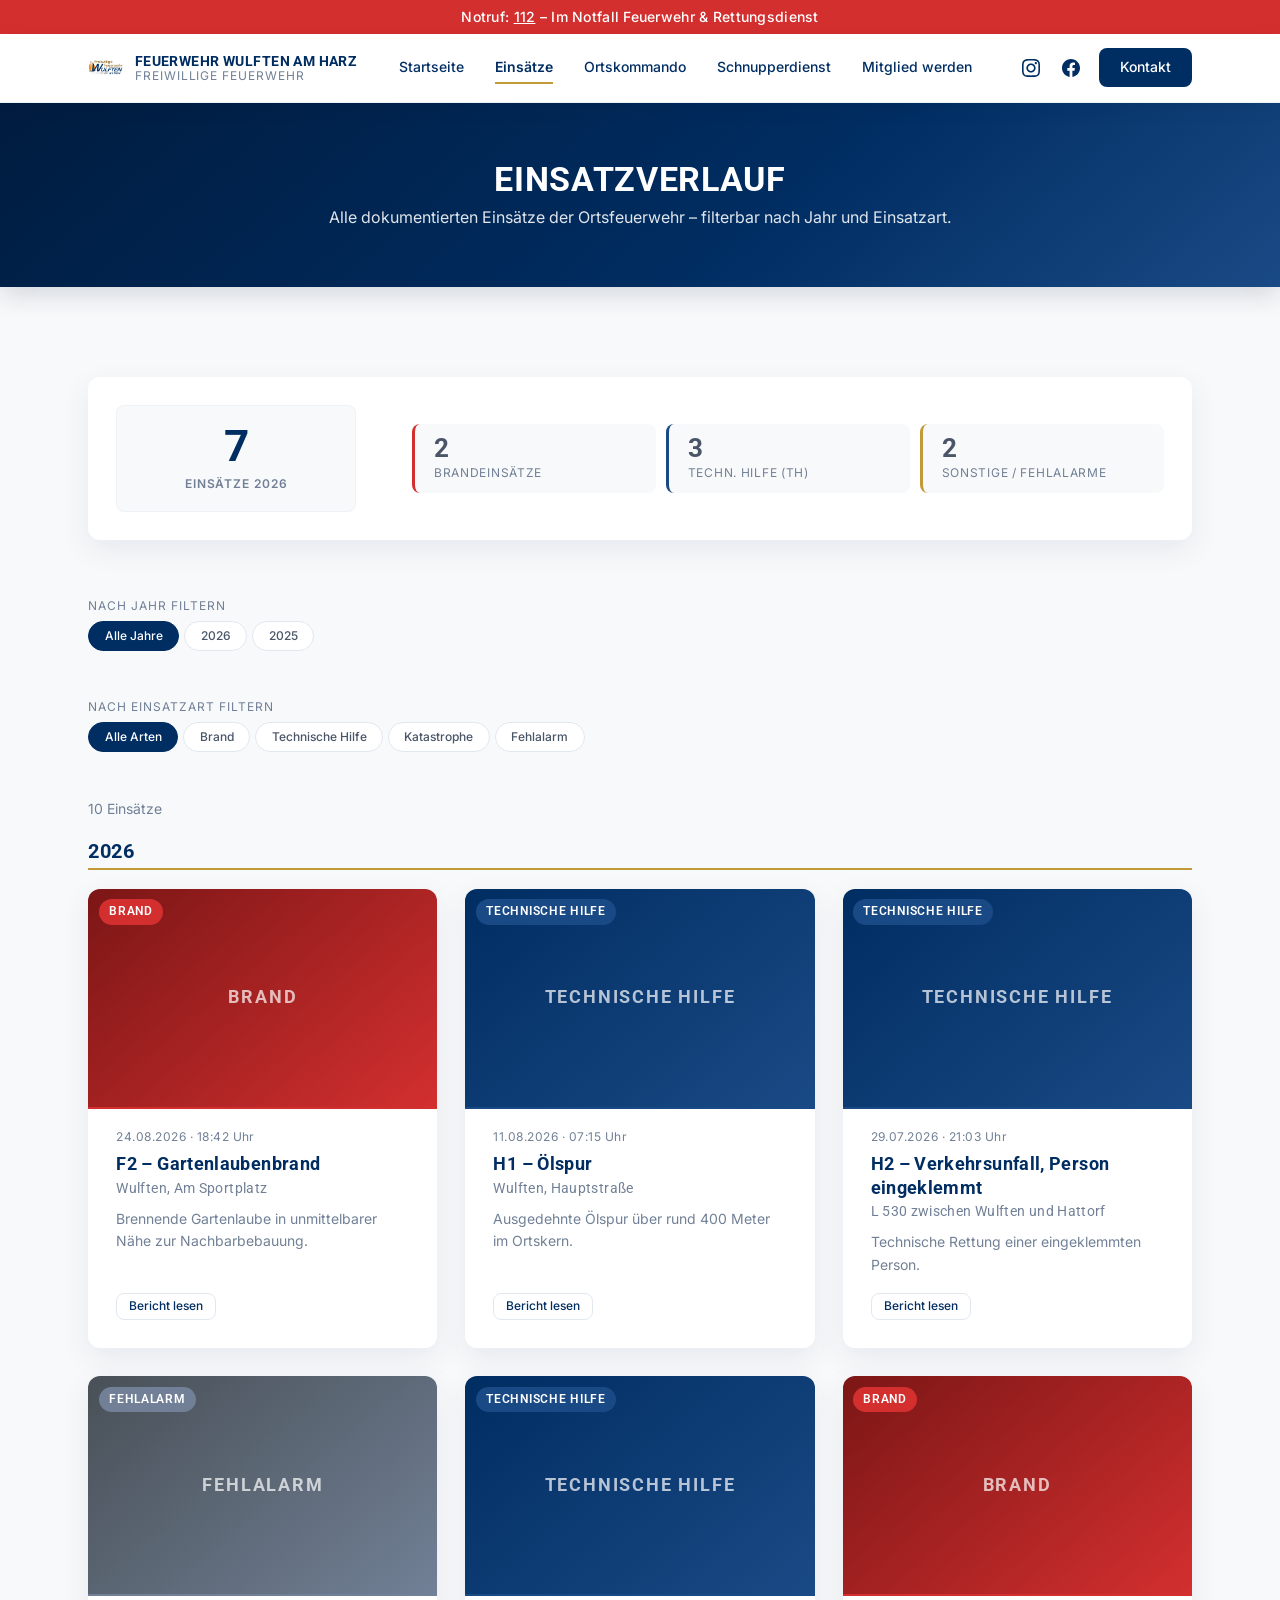
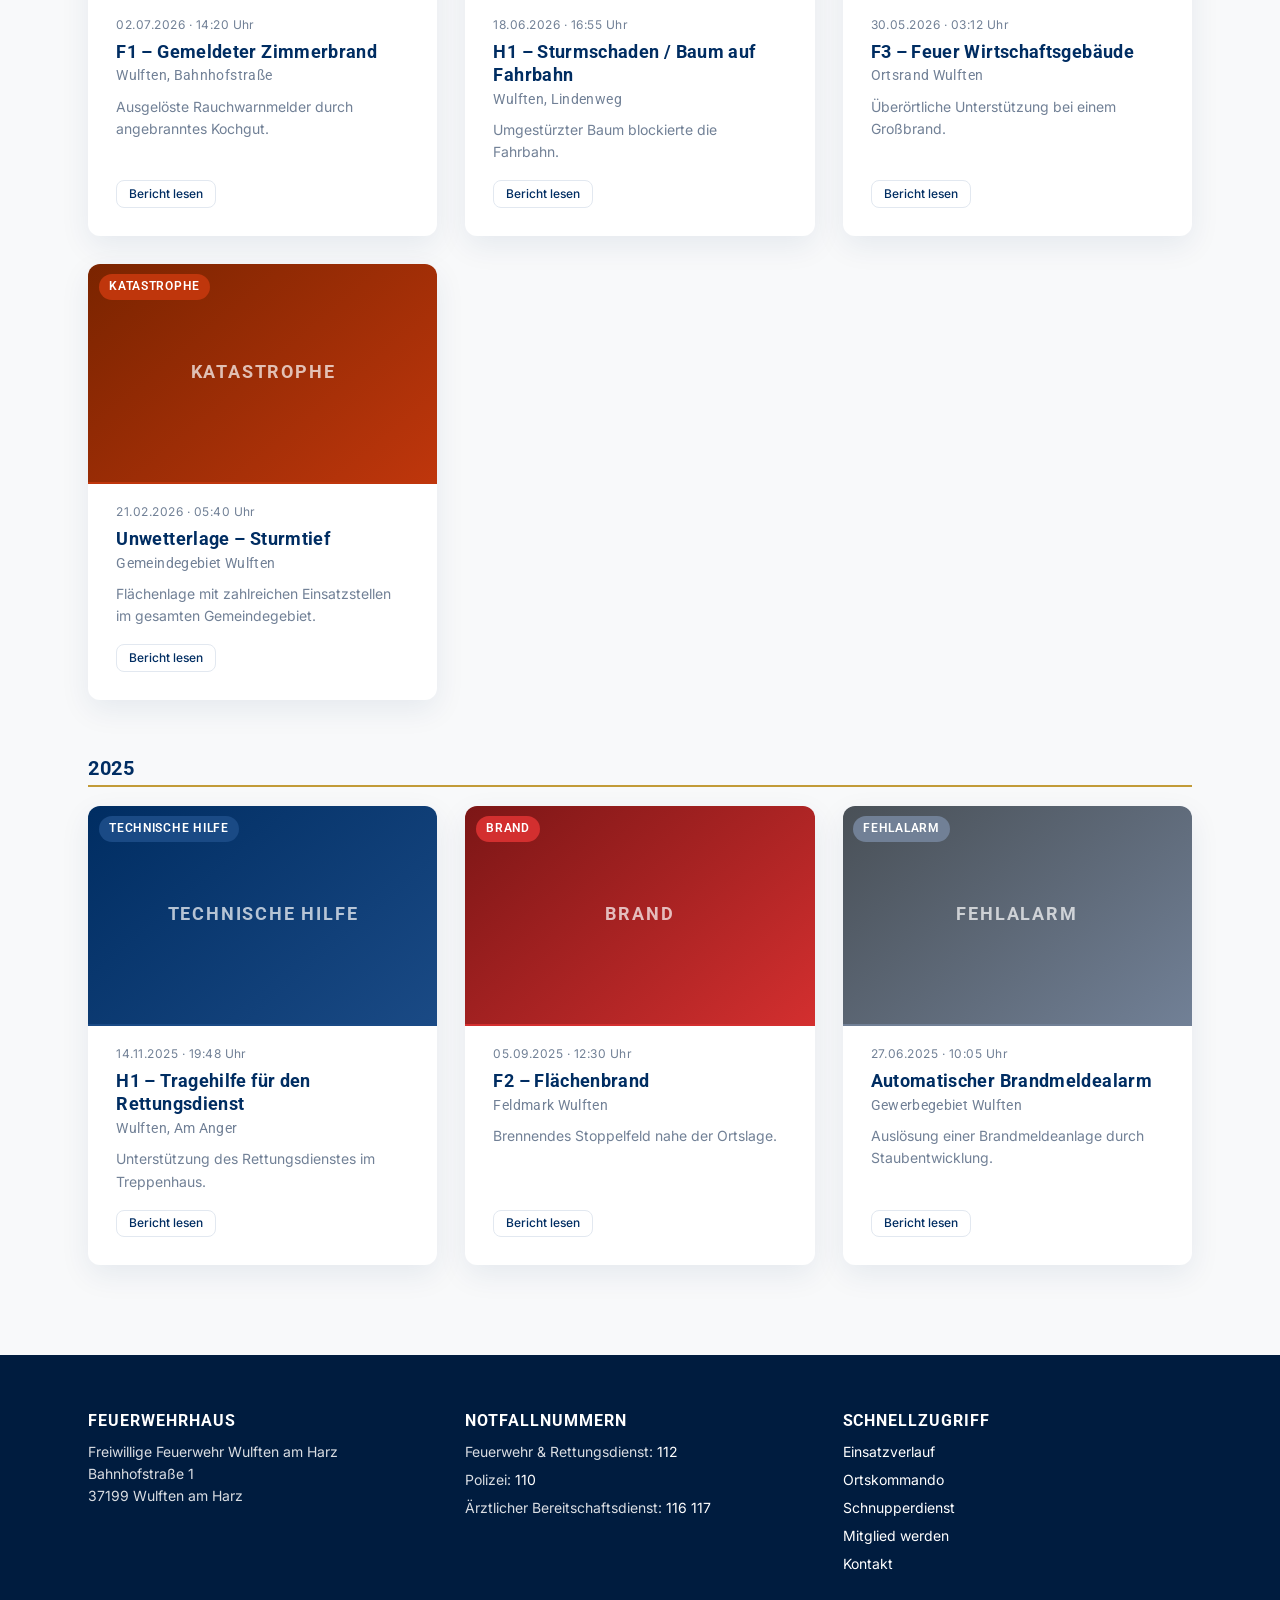
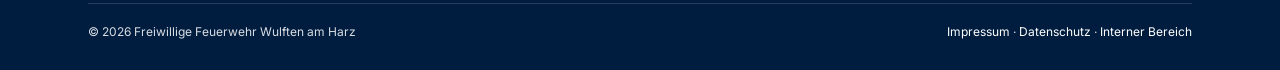
<file: einsaetze.html>
<!DOCTYPE html>
<html lang="de">
<head>
  <meta charset="utf-8">
  <meta name="viewport" content="width=device-width, initial-scale=1">
  <title>Einsätze – Freiwillige Feuerwehr Wulften am Harz</title>
  <meta name="description" content="Chronologischer Einsatzverlauf der Freiwilligen Feuerwehr Wulften am Harz mit Filter nach Jahr und Einsatzart.">
  <link rel="icon" href="image_0.png">
  <link rel="preconnect" href="https://fonts.googleapis.com">
  <link rel="preconnect" href="https://fonts.gstatic.com" crossorigin>
  <link href="https://fonts.googleapis.com/css2?family=Inter:wght@400;500;600;700&family=Roboto:wght@400;500;700&display=swap" rel="stylesheet">
  <link rel="stylesheet" href="style.css">
</head>
<body data-page="einsaetze">

  <div class="emergency-bar">
    Notruf: <a href="tel:112">112</a> – Im Notfall Feuerwehr &amp; Rettungsdienst
  </div>

  <header class="site-header">
    <div class="container site-header__inner">
      <a class="brand" href="index.html">
        <img class="brand__logo" src="image_0.png" alt="Wappen der Feuerwehr Wulften am Harz">
        <span class="brand__text">
          <span class="brand__name">Feuerwehr Wulften am Harz</span>
          <span class="brand__sub">Freiwillige Feuerwehr</span>
        </span>
      </a>

      <button class="nav-toggle" type="button" aria-expanded="false" aria-controls="hauptnavigation">
        ☰ Menü
      </button>

      <nav class="site-nav" id="hauptnavigation" aria-label="Hauptnavigation">
        <ul>
          <li><a href="index.html">Startseite</a></li>
          <li><a class="is-current" href="einsaetze.html">Einsätze</a></li>
          <li><a href="kommando.html">Ortskommando</a></li>
          <li><a href="schnupperdienst.html">Schnupperdienst</a></li>
          <li><a href="beitritt.html">Mitglied werden</a></li>
        </ul>
      </nav>

      <div class="header-actions">
        <div class="social-links" aria-label="Social Media">
          <a class="social-link" href="https://www.instagram.com" target="_blank" rel="noopener noreferrer" aria-label="Instagram">
            <svg viewBox="0 0 24 24" aria-hidden="true">
              <path d="M12 2.163c3.204 0 3.584.012 4.85.07 3.252.148 4.771 1.691 4.919 4.919.058 1.265.069 1.645.069 4.849 0 3.205-.012 3.584-.069 4.849-.149 3.225-1.664 4.771-4.919 4.919-1.266.058-1.644.07-4.85.07-3.204 0-3.584-.012-4.849-.07-3.26-.149-4.771-1.699-4.919-4.92-.058-1.265-.07-1.644-.07-4.849 0-3.204.013-3.583.07-4.849.149-3.227 1.664-4.771 4.919-4.919 1.266-.057 1.645-.069 4.849-.069zm0-2.163c-3.259 0-3.667.014-4.947.072-4.358.2-6.78 2.618-6.98 6.98-.059 1.281-.073 1.689-.073 4.948 0 3.259.014 3.668.072 4.948.2 4.358 2.618 6.78 6.98 6.98 1.281.058 1.689.072 4.948.072 3.259 0 3.668-.014 4.948-.072 4.354-.2 6.782-2.618 6.979-6.98.059-1.28.073-1.689.073-4.948 0-3.259-.014-3.667-.072-4.947-.196-4.354-2.617-6.78-6.979-6.98-1.281-.059-1.69-.073-4.949-.073zm0 5.838c-3.403 0-6.162 2.759-6.162 6.162s2.759 6.163 6.162 6.163 6.162-2.759 6.162-6.163c0-3.403-2.759-6.162-6.162-6.162zm0 10.162c-2.209 0-4-1.79-4-4 0-2.209 1.791-4 4-4s4 1.791 4 4c0 2.21-1.791 4-4 4zm6.406-11.845c-.796 0-1.441.645-1.441 1.44s.645 1.44 1.441 1.44c.795 0 1.439-.645 1.439-1.44s-.644-1.44-1.439-1.44z"/>
            </svg>
          </a>
          <a class="social-link" href="https://www.facebook.com" target="_blank" rel="noopener noreferrer" aria-label="Facebook">
            <svg viewBox="0 0 24 24" aria-hidden="true">
              <path d="M24 12.073c0-6.627-5.373-12-12-12s-12 5.373-12 12c0 5.99 4.388 10.954 10.125 11.854v-8.385H7.078v-3.47h3.047V9.43c0-3.007 1.792-4.669 4.533-4.669 1.312 0 2.686.235 2.686.235v2.953H15.83c-1.491 0-1.956.925-1.956 1.874v2.25h3.328l-.532 3.47h-2.796v8.385C19.612 23.027 24 18.062 24 12.073z"/>
            </svg>
          </a>
        </div>
        <a class="btn btn--nav-contact" href="kontakt.html">Kontakt</a>
      </div>
    </div>
  </header>

  <main>
    <section class="page-head">
      <div class="container">
        <h1>Einsatzverlauf</h1>
        <p>Alle dokumentierten Einsätze der Ortsfeuerwehr – filterbar nach Jahr und Einsatzart.</p>
      </div>
    </section>

    <section class="section">
      <div class="container">
        <!-- Neue Jahresstatistik -->
        <div id="einsaetze-statistik"></div>

        <div class="filter-group">
          <span class="filter-group__label" id="label-jahr">Nach Jahr filtern</span>
          <div class="filters" id="filter-jahr" role="group" aria-labelledby="label-jahr"></div>
        </div>
        <div class="filter-group">
          <span class="filter-group__label" id="label-art">Nach Einsatzart filtern</span>
          <div class="filters" id="filter-art" role="group" aria-labelledby="label-art"></div>
        </div>
        <p class="text-sm text-muted" id="einsatz-anzahl" aria-live="polite"></p>
        <div id="einsatz-liste"></div>
      </div>
    </section>
  </main>

  <footer class="site-footer">
    <div class="container">
      <div class="site-footer__grid">
        <div>
          <h3>Feuerwehrhaus</h3>
          <p class="mb-0">
            Freiwillige Feuerwehr Wulften am Harz<br>
            Bahnhofstraße 1<br>
            37199 Wulften am Harz
          </p>
        </div>
        <div>
          <h3>Notfallnummern</h3>
          <ul>
            <li>Feuerwehr &amp; Rettungsdienst: <a href="tel:112">112</a></li>
            <li>Polizei: <a href="tel:110">110</a></li>
            <li>Ärztlicher Bereitschaftsdienst: <a href="tel:116117">116 117</a></li>
          </ul>
        </div>
        <div>
          <h3>Schnellzugriff</h3>
          <ul>
            <li><a href="einsaetze.html">Einsatzverlauf</a></li>
            <li><a href="kommando.html">Ortskommando</a></li>
            <li><a href="schnupperdienst.html">Schnupperdienst</a></li>
            <li><a href="beitritt.html">Mitglied werden</a></li>
            <li><a href="kontakt.html">Kontakt</a></li>
          </ul>
        </div>
      </div>
      <div class="site-footer__bottom">
        <span>&copy; <span id="jahr">2026</span> Freiwillige Feuerwehr Wulften am Harz</span>
        <span>
          <a href="#">Impressum</a> · <a href="#">Datenschutz</a> · <a href="admin.html">Interner Bereich</a>
        </span>
      </div>
    </div>
  </footer>

  <div class="modal" id="modal" role="dialog" aria-modal="true" aria-labelledby="modal-titel" hidden>
    <button class="modal__backdrop" type="button" data-modal-close aria-label="Dialog schließen"></button>
    <div class="modal__dialog">
      <div class="modal__head">
        <h2 id="modal-titel">Einsatz</h2>
        <button class="modal__close" type="button" data-modal-close aria-label="Schließen">×</button>
      </div>
      <div id="modal-body"></div>
    </div>
  </div>

  <script src="app.js"></script>
</body>
</html>
</file>
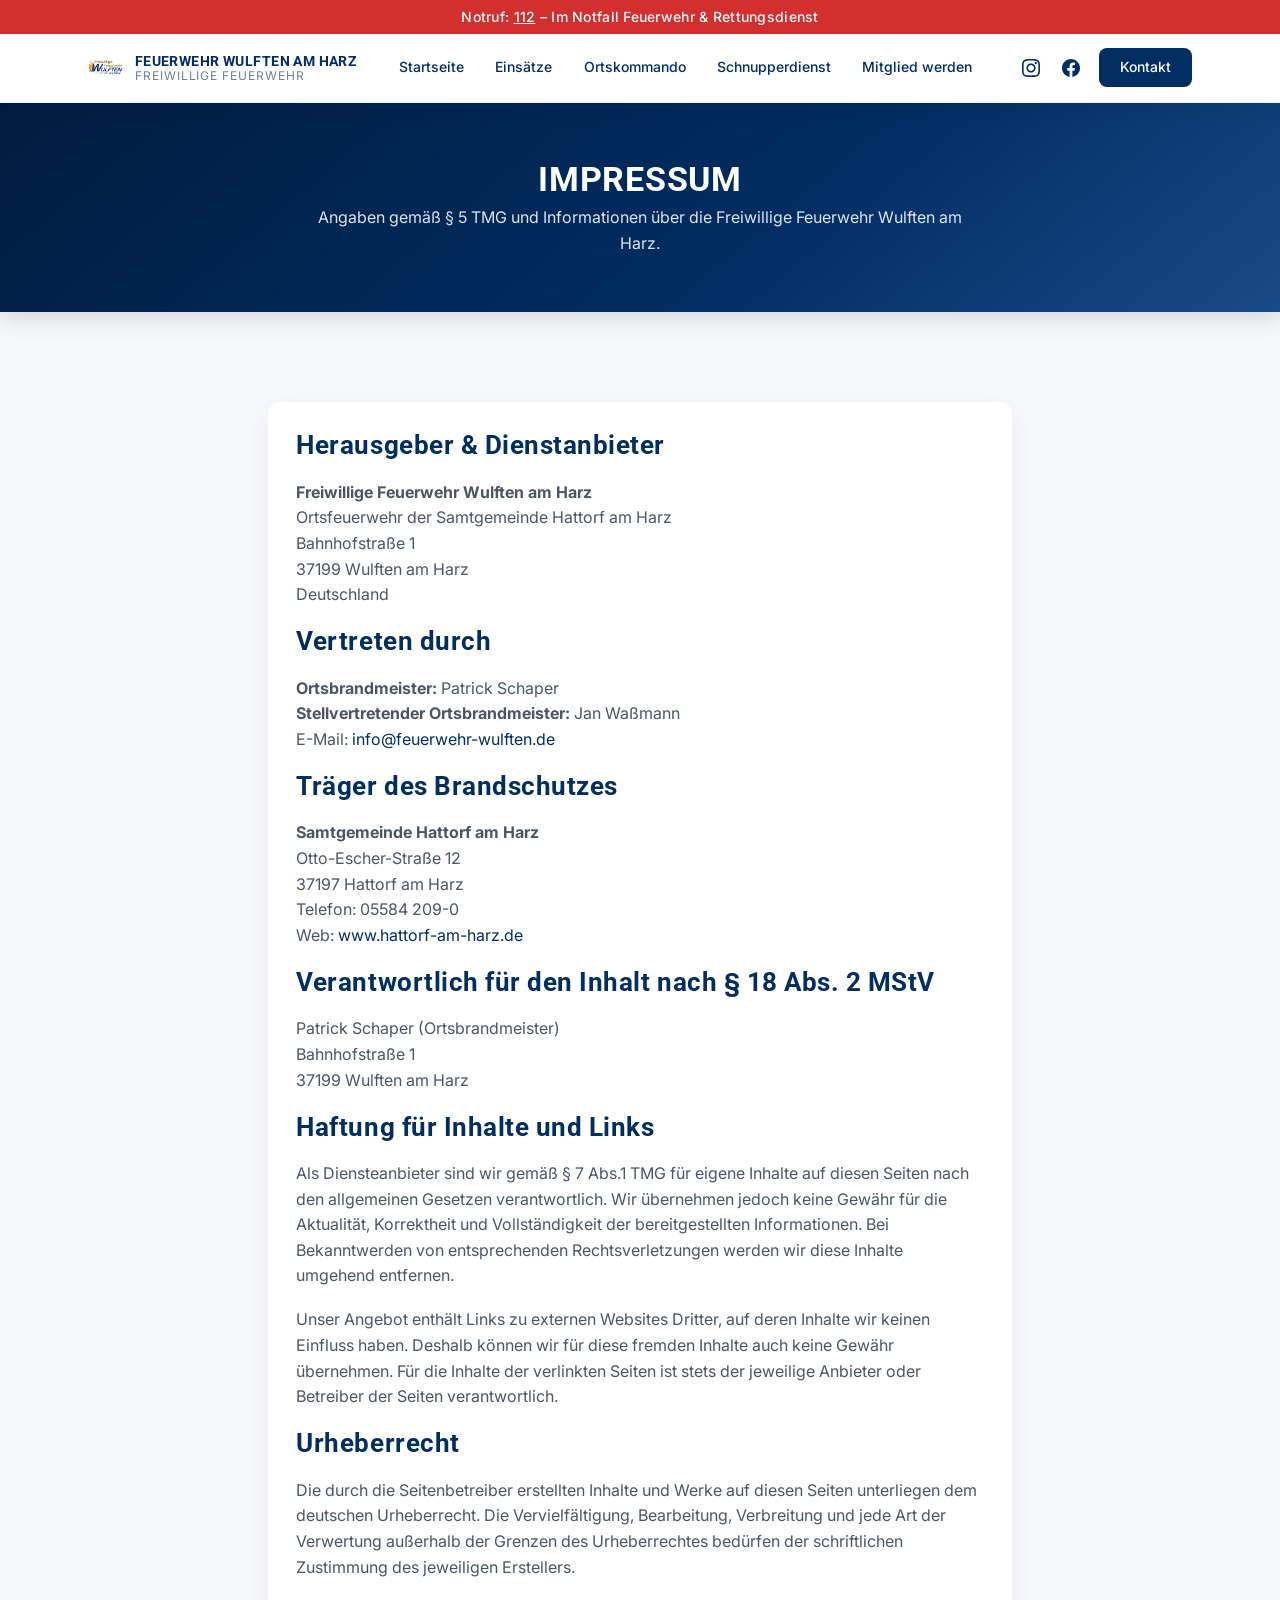
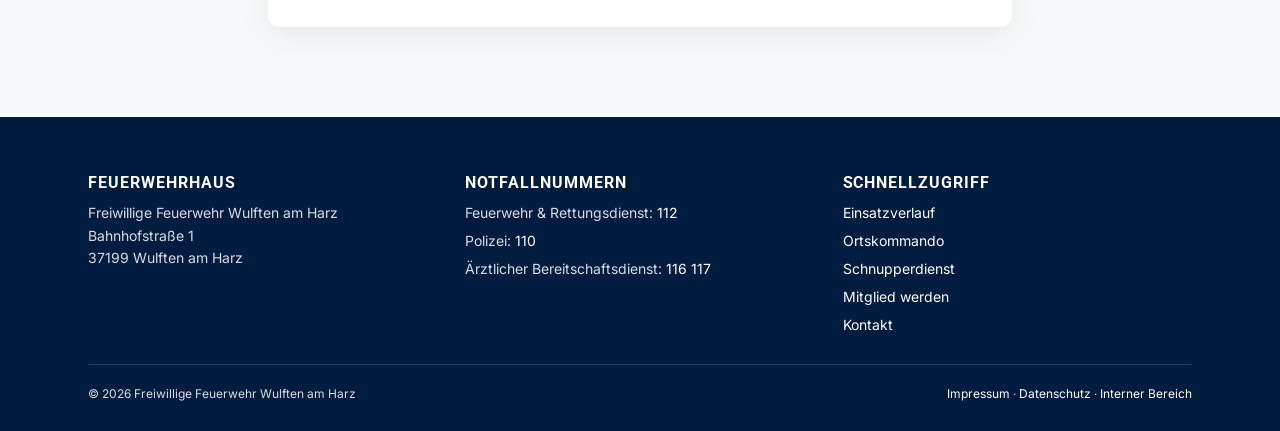
<file: impressum.html>
<!DOCTYPE html>
<html lang="de">
<head>
  <meta charset="utf-8">
  <meta name="viewport" content="width=device-width, initial-scale=1">
  <title>Impressum – Freiwillige Feuerwehr Wulften am Harz</title>
  <meta name="description" content="Impressum und rechtliche Hinweise der Freiwilligen Feuerwehr Wulften am Harz.">
  <link rel="icon" href="image_0.png">
  <link rel="preconnect" href="https://fonts.googleapis.com">
  <link rel="preconnect" href="https://fonts.gstatic.com" crossorigin>
  <link href="https://fonts.googleapis.com/css2?family=Inter:wght@400;500;600;700&family=Roboto:wght@400;500;700&display=swap" rel="stylesheet">
  <link rel="stylesheet" href="style.css">
</head>
<body data-page="impressum">

  <!-- Notruf-Banner -->
  <div class="emergency-bar">
    Notruf: <a href="tel:112">112</a> – Im Notfall Feuerwehr &amp; Rettungsdienst
  </div>

  <!-- Header & Navigation -->
  <header class="site-header">
    <div class="container site-header__inner">
      <a class="brand" href="index.html">
        <img class="brand__logo" src="image_0.png" alt="Wappen der Feuerwehr Wulften am Harz">
        <span class="brand__text">
          <span class="brand__name">Feuerwehr Wulften am Harz</span>
          <span class="brand__sub">Freiwillige Feuerwehr</span>
        </span>
      </a>

      <button class="nav-toggle" type="button" aria-expanded="false" aria-controls="hauptnavigation">
        ☰ Menü
      </button>

      <nav class="site-nav" id="hauptnavigation" aria-label="Hauptnavigation">
        <ul>
          <li><a href="index.html">Startseite</a></li>
          <li><a href="einsaetze.html">Einsätze</a></li>
          <li><a href="kommando.html">Ortskommando</a></li>
          <li><a href="schnupperdienst.html">Schnupperdienst</a></li>
          <li><a href="beitritt.html">Mitglied werden</a></li>
        </ul>
      </nav>

      <div class="header-actions">
        <div class="social-links" aria-label="Social Media">
          <a class="social-link" href="https://www.instagram.com" target="_blank" rel="noopener noreferrer" aria-label="Instagram">
            <svg viewBox="0 0 24 24" aria-hidden="true">
              <path d="M12 2.163c3.204 0 3.584.012 4.85.07 3.252.148 4.771 1.691 4.919 4.919.058 1.265.069 1.645.069 4.849 0 3.205-.012 3.584-.069 4.849-.149 3.225-1.664 4.771-4.919 4.919-1.266.058-1.644.07-4.85.07-3.204 0-3.584-.012-4.849-.07-3.26-.149-4.771-1.699-4.919-4.92-.058-1.265-.07-1.644-.07-4.849 0-3.204.013-3.583.07-4.849.149-3.227 1.664-4.771 4.919-4.919 1.266-.057 1.645-.069 4.849-.069zm0-2.163c-3.259 0-3.667.014-4.947.072-4.358.2-6.78 2.618-6.98 6.98-.059 1.281-.073 1.689-.073 4.948 0 3.259.014 3.668.072 4.948.2 4.358 2.618 6.78 6.98 6.98 1.281.058 1.689.072 4.948.072 3.259 0 3.668-.014 4.948-.072 4.354-.2 6.782-2.618 6.979-6.98.059-1.28.073-1.689.073-4.948 0-3.259-.014-3.667-.072-4.947-.196-4.354-2.617-6.78-6.979-6.98-1.281-.059-1.69-.073-4.949-.073zm0 5.838c-3.403 0-6.162 2.759-6.162 6.162s2.759 6.163 6.162 6.163 6.162-2.759 6.162-6.163c0-3.403-2.759-6.162-6.162-6.162zm0 10.162c-2.209 0-4-1.79-4-4 0-2.209 1.791-4 4-4s4 1.791 4 4c0 2.21-1.791 4-4 4zm6.406-11.845c-.796 0-1.441.645-1.441 1.44s.645 1.44 1.441 1.44c.795 0 1.439-.645 1.439-1.44s-.644-1.44-1.439-1.44z"/>
            </svg>
          </a>
          <a class="social-link" href="https://www.facebook.com" target="_blank" rel="noopener noreferrer" aria-label="Facebook">
            <svg viewBox="0 0 24 24" aria-hidden="true">
              <path d="M24 12.073c0-6.627-5.373-12-12-12s-12 5.373-12 12c0 5.99 4.388 10.954 10.125 11.854v-8.385H7.078v-3.47h3.047V9.43c0-3.007 1.792-4.669 4.533-4.669 1.312 0 2.686.235 2.686.235v2.953H15.83c-1.491 0-1.956.925-1.956 1.874v2.25h3.328l-.532 3.47h-2.796v8.385C19.612 23.027 24 18.062 24 12.073z"/>
            </svg>
          </a>
        </div>
        <a class="btn btn--nav-contact" href="kontakt.html">Kontakt</a>
      </div>
    </div>
  </header>

  <main>
    <section class="page-head">
      <div class="container">
        <h1>Impressum</h1>
        <p>Angaben gemäß § 5 TMG und Informationen über die Freiwillige Feuerwehr Wulften am Harz.</p>
      </div>
    </section>

    <section class="section">
      <div class="container container--narrow">
        <div class="card stack-md">
          <div>
            <h2>Herausgeber &amp; Dienstanbieter</h2>
            <p>
              <strong>Freiwillige Feuerwehr Wulften am Harz</strong><br>
              Ortsfeuerwehr der Samtgemeinde Hattorf am Harz<br>
              Bahnhofstraße 1<br>
              37199 Wulften am Harz<br>
              Deutschland
            </p>
          </div>

          <div>
            <h2>Vertreten durch</h2>
            <p>
              <strong>Ortsbrandmeister:</strong> Patrick Schaper<br>
              <strong>Stellvertretender Ortsbrandmeister:</strong> Jan Waßmann<br>
              E-Mail: <a href="mailto:info@feuerwehr-wulften.de">info@feuerwehr-wulften.de</a>
            </p>
          </div>

          <div>
            <h2>Träger des Brandschutzes</h2>
            <p>
              <strong>Samtgemeinde Hattorf am Harz</strong><br>
              Otto-Escher-Straße 12<br>
              37197 Hattorf am Harz<br>
              Telefon: 05584 209-0<br>
              Web: <a href="https://www.hattorf-am-harz.de" target="_blank" rel="noopener noreferrer">www.hattorf-am-harz.de</a>
            </p>
          </div>

          <div>
            <h2>Verantwortlich für den Inhalt nach § 18 Abs. 2 MStV</h2>
            <p>
              Patrick Schaper (Ortsbrandmeister)<br>
              Bahnhofstraße 1<br>
              37199 Wulften am Harz
            </p>
          </div>

          <div>
            <h2>Haftung für Inhalte und Links</h2>
            <p>
              Als Diensteanbieter sind wir gemäß § 7 Abs.1 TMG für eigene Inhalte auf diesen Seiten nach den allgemeinen Gesetzen verantwortlich. Wir übernehmen jedoch keine Gewähr für die Aktualität, Korrektheit und Vollständigkeit der bereitgestellten Informationen. Bei Bekanntwerden von entsprechenden Rechtsverletzungen werden wir diese Inhalte umgehend entfernen.
            </p>
            <p>
              Unser Angebot enthält Links zu externen Websites Dritter, auf deren Inhalte wir keinen Einfluss haben. Deshalb können wir für diese fremden Inhalte auch keine Gewähr übernehmen. Für die Inhalte der verlinkten Seiten ist stets der jeweilige Anbieter oder Betreiber der Seiten verantwortlich.
            </p>
          </div>

          <div>
            <h2>Urheberrecht</h2>
            <p>
              Die durch die Seitenbetreiber erstellten Inhalte und Werke auf diesen Seiten unterliegen dem deutschen Urheberrecht. Die Vervielfältigung, Bearbeitung, Verbreitung und jede Art der Verwertung außerhalb der Grenzen des Urheberrechtes bedürfen der schriftlichen Zustimmung des jeweiligen Erstellers.
            </p>
          </div>
        </div>
      </div>
    </section>
  </main>

  <!-- Footer -->
  <footer class="site-footer">
    <div class="container">
      <div class="site-footer__grid">
        <div>
          <h3>Feuerwehrhaus</h3>
          <p class="mb-0">
            Freiwillige Feuerwehr Wulften am Harz<br>
            Bahnhofstraße 1<br>
            37199 Wulften am Harz
          </p>
        </div>
        <div>
          <h3>Notfallnummern</h3>
          <ul>
            <li>Feuerwehr &amp; Rettungsdienst: <a href="tel:112">112</a></li>
            <li>Polizei: <a href="tel:110">110</a></li>
            <li>Ärztlicher Bereitschaftsdienst: <a href="tel:116117">116 117</a></li>
          </ul>
        </div>
        <div>
          <h3>Schnellzugriff</h3>
          <ul>
            <li><a href="einsaetze.html">Einsatzverlauf</a></li>
            <li><a href="kommando.html">Ortskommando</a></li>
            <li><a href="schnupperdienst.html">Schnupperdienst</a></li>
            <li><a href="beitritt.html">Mitglied werden</a></li>
            <li><a href="kontakt.html">Kontakt</a></li>
          </ul>
        </div>
      </div>
      <div class="site-footer__bottom">
        <span>&copy; <span id="jahr">2026</span> Freiwillige Feuerwehr Wulften am Harz</span>
        <span>
          <a href="impressum.html">Impressum</a> · <a href="datenschutz.html">Datenschutz</a> · <a href="admin.html">Interner Bereich</a>
        </span>
      </div>
    </div>
  </footer>

  <script src="app.js"></script>
</body>
</html>
</file>
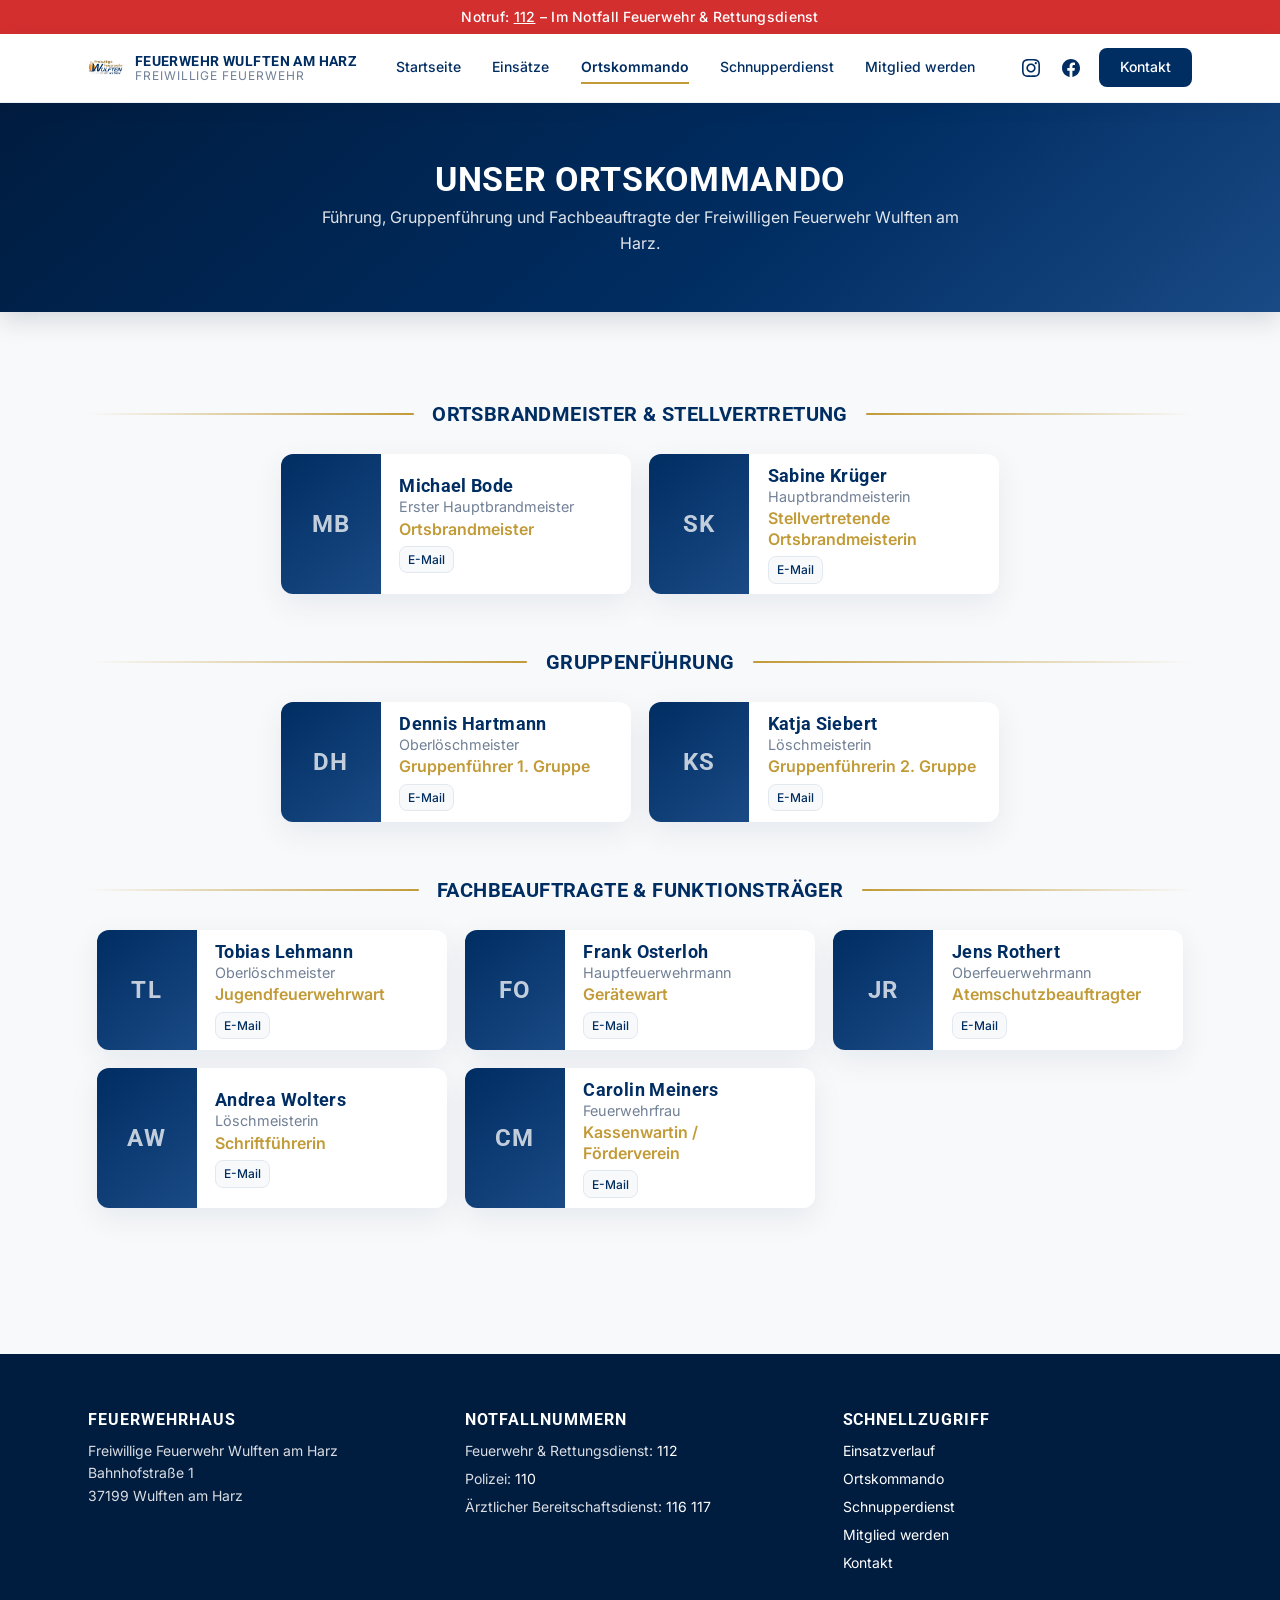
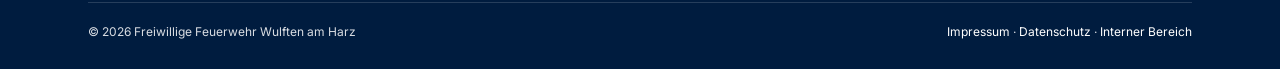
<file: kommando.html>
<!DOCTYPE html>
<html lang="de">
<head>
  <meta charset="utf-8">
  <meta name="viewport" content="width=device-width, initial-scale=1">
  <title>Ortskommando – Freiwillige Feuerwehr Wulften am Harz</title>
  <meta name="description" content="Das Ortskommando der Freiwilligen Feuerwehr Wulften am Harz mit Führung, Gruppenführung und Funktionsträgern.">
  <link rel="icon" href="image_0.png">
  <link rel="preconnect" href="https://fonts.googleapis.com">
  <link rel="preconnect" href="https://fonts.gstatic.com" crossorigin>
  <link href="https://fonts.googleapis.com/css2?family=Inter:wght@400;500;600;700&family=Roboto:wght@400;500;700&display=swap" rel="stylesheet">
  <link rel="stylesheet" href="style.css">
</head>
<body data-page="kommando">

  <div class="emergency-bar">
    Notruf: <a href="tel:112">112</a> – Im Notfall Feuerwehr &amp; Rettungsdienst
  </div>

  <header class="site-header">
    <div class="container site-header__inner">
      <a class="brand" href="index.html">
        <img class="brand__logo" src="image_0.png" alt="Wappen der Feuerwehr Wulften am Harz">
        <span class="brand__text">
          <span class="brand__name">Feuerwehr Wulften am Harz</span>
          <span class="brand__sub">Freiwillige Feuerwehr</span>
        </span>
      </a>

      <button class="nav-toggle" type="button" aria-expanded="false" aria-controls="hauptnavigation">
        ☰ Menü
      </button>

      <nav class="site-nav" id="hauptnavigation" aria-label="Hauptnavigation">
        <ul>
          <li><a href="index.html">Startseite</a></li>
          <li><a href="einsaetze.html">Einsätze</a></li>
          <li><a class="is-current" href="kommando.html">Ortskommando</a></li>
          <li><a href="schnupperdienst.html">Schnupperdienst</a></li>
          <li><a href="beitritt.html">Mitglied werden</a></li>
        </ul>
      </nav>

      <div class="header-actions">
        <div class="social-links" aria-label="Social Media">
          <a class="social-link" href="https://www.instagram.com" target="_blank" rel="noopener noreferrer" aria-label="Instagram">
            <svg viewBox="0 0 24 24" aria-hidden="true">
              <path d="M12 2.163c3.204 0 3.584.012 4.85.07 3.252.148 4.771 1.691 4.919 4.919.058 1.265.069 1.645.069 4.849 0 3.205-.012 3.584-.069 4.849-.149 3.225-1.664 4.771-4.919 4.919-1.266.058-1.644.07-4.85.07-3.204 0-3.584-.012-4.849-.07-3.26-.149-4.771-1.699-4.919-4.92-.058-1.265-.07-1.644-.07-4.849 0-3.204.013-3.583.07-4.849.149-3.227 1.664-4.771 4.919-4.919 1.266-.057 1.645-.069 4.849-.069zm0-2.163c-3.259 0-3.667.014-4.947.072-4.358.2-6.78 2.618-6.98 6.98-.059 1.281-.073 1.689-.073 4.948 0 3.259.014 3.668.072 4.948.2 4.358 2.618 6.78 6.98 6.98 1.281.058 1.689.072 4.948.072 3.259 0 3.668-.014 4.948-.072 4.354-.2 6.782-2.618 6.979-6.98.059-1.28.073-1.689.073-4.948 0-3.259-.014-3.667-.072-4.947-.196-4.354-2.617-6.78-6.979-6.98-1.281-.059-1.69-.073-4.949-.073zm0 5.838c-3.403 0-6.162 2.759-6.162 6.162s2.759 6.163 6.162 6.163 6.162-2.759 6.162-6.163c0-3.403-2.759-6.162-6.162-6.162zm0 10.162c-2.209 0-4-1.79-4-4 0-2.209 1.791-4 4-4s4 1.791 4 4c0 2.21-1.791 4-4 4zm6.406-11.845c-.796 0-1.441.645-1.441 1.44s.645 1.44 1.441 1.44c.795 0 1.439-.645 1.439-1.44s-.644-1.44-1.439-1.44z"/>
            </svg>
          </a>
          <a class="social-link" href="https://www.facebook.com" target="_blank" rel="noopener noreferrer" aria-label="Facebook">
            <svg viewBox="0 0 24 24" aria-hidden="true">
              <path d="M24 12.073c0-6.627-5.373-12-12-12s-12 5.373-12 12c0 5.99 4.388 10.954 10.125 11.854v-8.385H7.078v-3.47h3.047V9.43c0-3.007 1.792-4.669 4.533-4.669 1.312 0 2.686.235 2.686.235v2.953H15.83c-1.491 0-1.956.925-1.956 1.874v2.25h3.328l-.532 3.47h-2.796v8.385C19.612 23.027 24 18.062 24 12.073z"/>
            </svg>
          </a>
        </div>
        <a class="btn btn--nav-contact" href="kontakt.html">Kontakt</a>
      </div>
    </div>
  </header>

  <main>
    <section class="page-head">
      <div class="container">
        <h1>Unser Ortskommando</h1>
        <p>Führung, Gruppenführung und Fachbeauftragte der Freiwilligen Feuerwehr Wulften am Harz.</p>
      </div>
    </section>

    <section class="section">
      <div class="container">
        <div id="kommando-ebenen"></div>
      </div>
    </section>
  </main>

  <footer class="site-footer">
    <div class="container">
      <div class="site-footer__grid">
        <div>
          <h3>Feuerwehrhaus</h3>
          <p class="mb-0">
            Freiwillige Feuerwehr Wulften am Harz<br>
            Bahnhofstraße 1<br>
            37199 Wulften am Harz
          </p>
        </div>
        <div>
          <h3>Notfallnummern</h3>
          <ul>
            <li>Feuerwehr &amp; Rettungsdienst: <a href="tel:112">112</a></li>
            <li>Polizei: <a href="tel:110">110</a></li>
            <li>Ärztlicher Bereitschaftsdienst: <a href="tel:116117">116 117</a></li>
          </ul>
        </div>
        <div>
          <h3>Schnellzugriff</h3>
          <ul>
            <li><a href="einsaetze.html">Einsatzverlauf</a></li>
            <li><a href="kommando.html">Ortskommando</a></li>
            <li><a href="schnupperdienst.html">Schnupperdienst</a></li>
            <li><a href="beitritt.html">Mitglied werden</a></li>
            <li><a href="kontakt.html">Kontakt</a></li>
          </ul>
        </div>
      </div>
      <div class="site-footer__bottom">
        <span>&copy; <span id="jahr">2026</span> Freiwillige Feuerwehr Wulften am Harz</span>
        <span>
          <a href="impressum.html">Impressum</a> · <a href="datenschutz.html">Datenschutz</a> · <a href="admin.html">Interner Bereich</a>
        </span>
      </div>
    </div>
  </footer>

  <script src="app.js"></script>
</body>
</html>
</file>
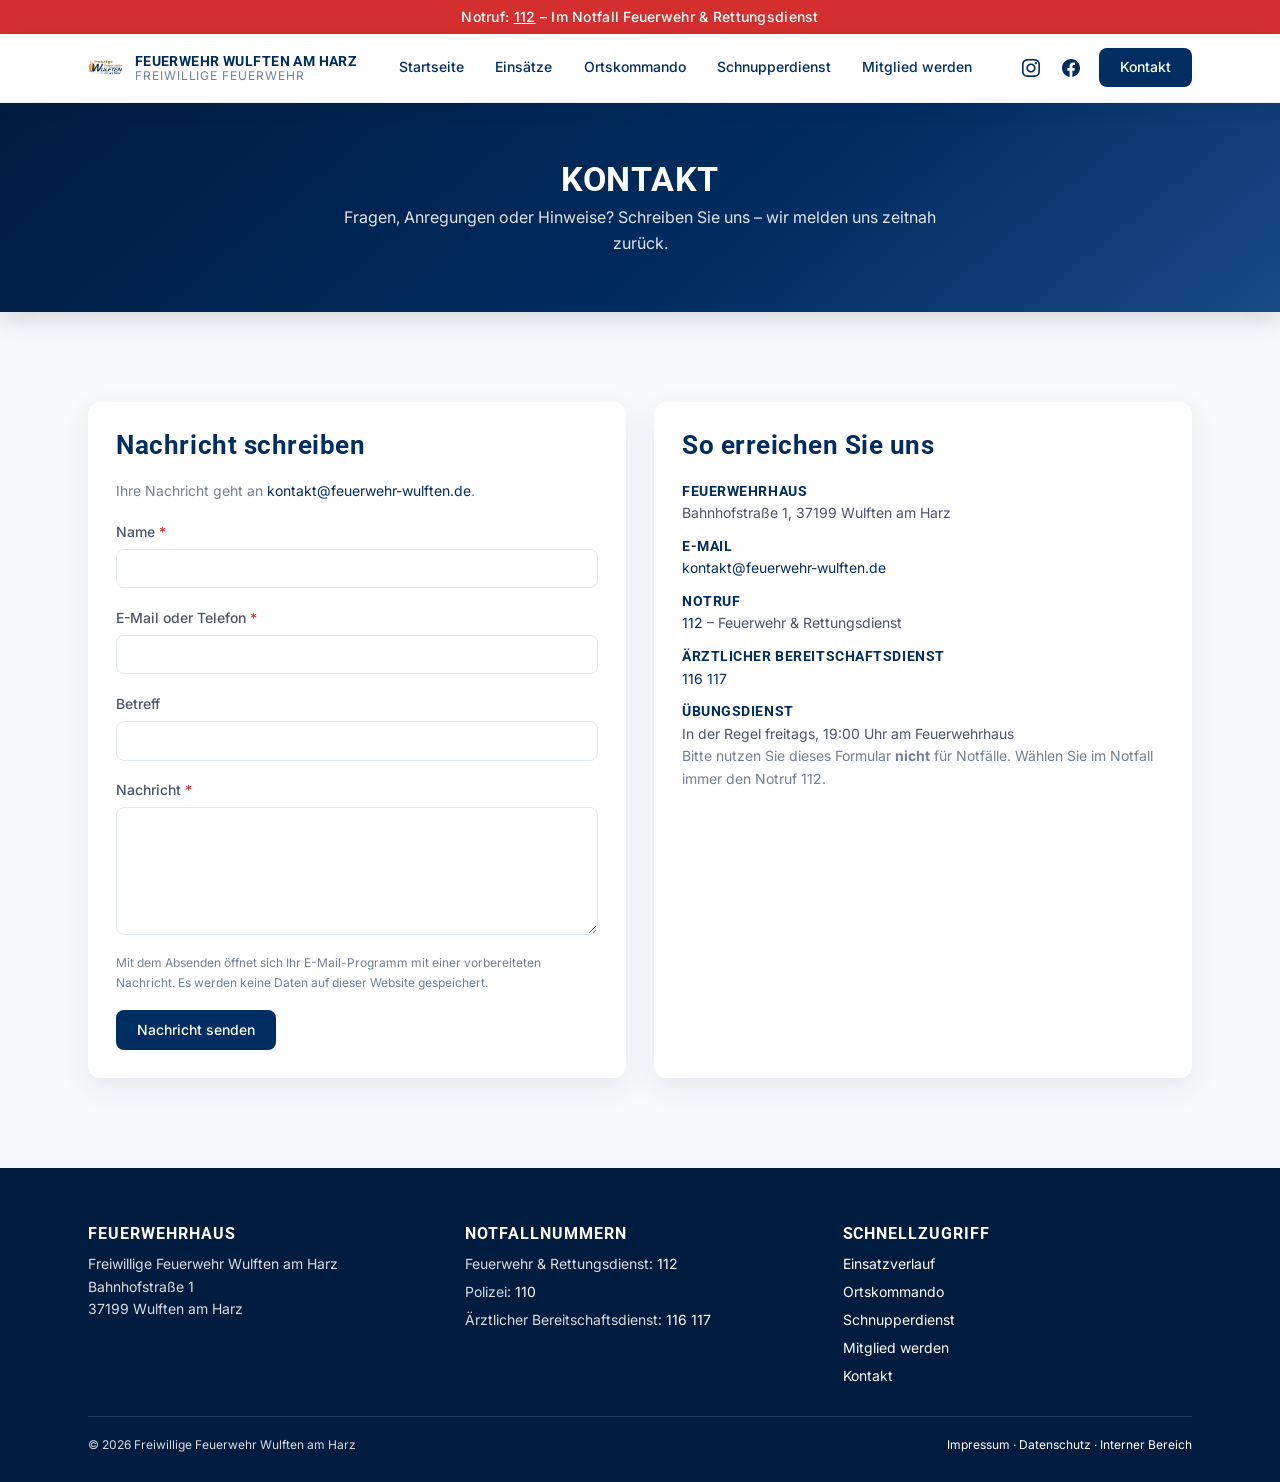
<file: kontakt.html>
<!DOCTYPE html>
<html lang="de">
<head>
  <meta charset="utf-8">
  <meta name="viewport" content="width=device-width, initial-scale=1">
  <title>Kontakt – Freiwillige Feuerwehr Wulften am Harz</title>
  <meta name="description" content="Kontakt zur Freiwilligen Feuerwehr Wulften am Harz – Anschrift, Notfallnummern und Kontaktformular.">
  <link rel="icon" href="image_0.png">
  <link rel="preconnect" href="https://fonts.googleapis.com">
  <link rel="preconnect" href="https://fonts.gstatic.com" crossorigin>
  <link href="https://fonts.googleapis.com/css2?family=Inter:wght@400;500;600;700&family=Roboto:wght@400;500;700&display=swap" rel="stylesheet">
  <link rel="stylesheet" href="style.css">
</head>
<body data-page="kontakt">

  <div class="emergency-bar">
    Notruf: <a href="tel:112">112</a> – Im Notfall Feuerwehr &amp; Rettungsdienst
  </div>

  <header class="site-header">
    <div class="container site-header__inner">
      <a class="brand" href="index.html">
        <img class="brand__logo" src="image_0.png" alt="Wappen der Feuerwehr Wulften am Harz">
        <span class="brand__text">
          <span class="brand__name">Feuerwehr Wulften am Harz</span>
          <span class="brand__sub">Freiwillige Feuerwehr</span>
        </span>
      </a>

      <button class="nav-toggle" type="button" aria-expanded="false" aria-controls="hauptnavigation">
        ☰ Menü
      </button>

      <nav class="site-nav" id="hauptnavigation" aria-label="Hauptnavigation">
        <ul>
          <li><a href="index.html">Startseite</a></li>
          <li><a href="einsaetze.html">Einsätze</a></li>
          <li><a href="kommando.html">Ortskommando</a></li>
          <li><a href="schnupperdienst.html">Schnupperdienst</a></li>
          <li><a href="beitritt.html">Mitglied werden</a></li>
        </ul>
      </nav>

      <div class="header-actions">
        <div class="social-links" aria-label="Social Media">
          <a class="social-link" href="https://www.instagram.com" target="_blank" rel="noopener noreferrer" aria-label="Instagram">
            <svg viewBox="0 0 24 24" aria-hidden="true">
              <path d="M12 2.163c3.204 0 3.584.012 4.85.07 3.252.148 4.771 1.691 4.919 4.919.058 1.265.069 1.645.069 4.849 0 3.205-.012 3.584-.069 4.849-.149 3.225-1.664 4.771-4.919 4.919-1.266.058-1.644.07-4.85.07-3.204 0-3.584-.012-4.849-.07-3.26-.149-4.771-1.699-4.919-4.92-.058-1.265-.07-1.644-.07-4.849 0-3.204.013-3.583.07-4.849.149-3.227 1.664-4.771 4.919-4.919 1.266-.057 1.645-.069 4.849-.069zm0-2.163c-3.259 0-3.667.014-4.947.072-4.358.2-6.78 2.618-6.98 6.98-.059 1.281-.073 1.689-.073 4.948 0 3.259.014 3.668.072 4.948.2 4.358 2.618 6.78 6.98 6.98 1.281.058 1.689.072 4.948.072 3.259 0 3.668-.014 4.948-.072 4.354-.2 6.782-2.618 6.979-6.98.059-1.28.073-1.689.073-4.948 0-3.259-.014-3.667-.072-4.947-.196-4.354-2.617-6.78-6.979-6.98-1.281-.059-1.69-.073-4.949-.073zm0 5.838c-3.403 0-6.162 2.759-6.162 6.162s2.759 6.163 6.162 6.163 6.162-2.759 6.162-6.163c0-3.403-2.759-6.162-6.162-6.162zm0 10.162c-2.209 0-4-1.79-4-4 0-2.209 1.791-4 4-4s4 1.791 4 4c0 2.21-1.791 4-4 4zm6.406-11.845c-.796 0-1.441.645-1.441 1.44s.645 1.44 1.441 1.44c.795 0 1.439-.645 1.439-1.44s-.644-1.44-1.439-1.44z"/>
            </svg>
          </a>
          <a class="social-link" href="https://www.facebook.com" target="_blank" rel="noopener noreferrer" aria-label="Facebook">
            <svg viewBox="0 0 24 24" aria-hidden="true">
              <path d="M24 12.073c0-6.627-5.373-12-12-12s-12 5.373-12 12c0 5.99 4.388 10.954 10.125 11.854v-8.385H7.078v-3.47h3.047V9.43c0-3.007 1.792-4.669 4.533-4.669 1.312 0 2.686.235 2.686.235v2.953H15.83c-1.491 0-1.956.925-1.956 1.874v2.25h3.328l-.532 3.47h-2.796v8.385C19.612 23.027 24 18.062 24 12.073z"/>
            </svg>
          </a>
        </div>
        <a class="btn btn--nav-contact" href="kontakt.html">Kontakt</a>
      </div>
    </div>
  </header>

  <main>
    <section class="page-head">
      <div class="container">
        <h1>Kontakt</h1>
        <p>Fragen, Anregungen oder Hinweise? Schreiben Sie uns – wir melden uns zeitnah zurück.</p>
      </div>
    </section>

    <section class="section">
      <div class="container">
        <div class="grid grid--2">
          <div class="card">
            <h2>Nachricht schreiben</h2>
            <p class="text-sm text-muted">
              Ihre Nachricht geht an
              <a data-settings-mail="kontakt" href="#">unsere Ortsfeuerwehr</a>.
            </p>
            <p class="form-message" id="kontakt-status" role="status" hidden></p>
            <form class="form" id="kontakt-formular" data-form="kontakt"
                  data-subject="Anfrage über das Kontaktformular" novalidate>
              <div class="field">
                <label for="kt-name">Name <span class="req" aria-hidden="true">*</span></label>
                <input id="kt-name" name="ktName" type="text" autocomplete="name"
                       data-label="Name" required>
              </div>
              <div class="field">
                <label for="kt-mail">E-Mail oder Telefon <span class="req" aria-hidden="true">*</span></label>
                <input id="kt-mail" name="ktMail" type="text" autocomplete="email"
                       data-label="E-Mail / Telefon" required>
              </div>
              <div class="field">
                <label for="kt-betreff">Betreff</label>
                <input id="kt-betreff" name="ktBetreff" type="text" data-label="Betreff">
              </div>
              <div class="field">
                <label for="kt-nachricht">Nachricht <span class="req" aria-hidden="true">*</span></label>
                <textarea id="kt-nachricht" name="ktNachricht" data-label="Nachricht" required></textarea>
              </div>
              <p class="form-note">
                Mit dem Absenden öffnet sich Ihr E-Mail-Programm mit einer vorbereiteten Nachricht.
                Es werden keine Daten auf dieser Website gespeichert.
              </p>
              <div>
                <button class="btn btn--primary" type="submit">Nachricht senden</button>
              </div>
            </form>
          </div>

          <div class="card">
            <h2>So erreichen Sie uns</h2>
            <ul class="info-list">
              <li>
                <strong>Feuerwehrhaus</strong>
                Bahnhofstraße 1, 37199 Wulften am Harz
              </li>
              <li>
                <strong>E-Mail</strong>
                <a data-settings-mail="kontakt" href="#">kontakt@feuerwehr-wulften.de</a>
              </li>
              <li>
                <strong>Notruf</strong>
                <a href="tel:112">112</a> – Feuerwehr &amp; Rettungsdienst
              </li>
              <li>
                <strong>Ärztlicher Bereitschaftsdienst</strong>
                <a href="tel:116117">116 117</a>
              </li>
              <li>
                <strong>Übungsdienst</strong>
                In der Regel freitags, 19:00 Uhr am Feuerwehrhaus
              </li>
            </ul>
            <p class="text-sm text-muted">
              Bitte nutzen Sie dieses Formular <strong>nicht</strong> für Notfälle.
              Wählen Sie im Notfall immer den Notruf 112.
            </p>
          </div>
        </div>
      </div>
    </section>
  </main>

  <footer class="site-footer">
    <div class="container">
      <div class="site-footer__grid">
        <div>
          <h3>Feuerwehrhaus</h3>
          <p class="mb-0">
            Freiwillige Feuerwehr Wulften am Harz<br>
            Bahnhofstraße 1<br>
            37199 Wulften am Harz
          </p>
        </div>
        <div>
          <h3>Notfallnummern</h3>
          <ul>
            <li>Feuerwehr &amp; Rettungsdienst: <a href="tel:112">112</a></li>
            <li>Polizei: <a href="tel:110">110</a></li>
            <li>Ärztlicher Bereitschaftsdienst: <a href="tel:116117">116 117</a></li>
          </ul>
        </div>
        <div>
          <h3>Schnellzugriff</h3>
          <ul>
            <li><a href="einsaetze.html">Einsatzverlauf</a></li>
            <li><a href="kommando.html">Ortskommando</a></li>
            <li><a href="schnupperdienst.html">Schnupperdienst</a></li>
            <li><a href="beitritt.html">Mitglied werden</a></li>
            <li><a href="kontakt.html">Kontakt</a></li>
          </ul>
        </div>
      </div>
      <div class="site-footer__bottom">
        <span>&copy; <span id="jahr">2026</span> Freiwillige Feuerwehr Wulften am Harz</span>
        <span>
          <a href="impressum.html">Impressum</a> · <a href="datenschutz.html">Datenschutz</a> · <a href="admin.html">Interner Bereich</a>
        </span>
      </div>
    </div>
  </footer>

  <script src="app.js"></script>
</body>
</html>
</file>
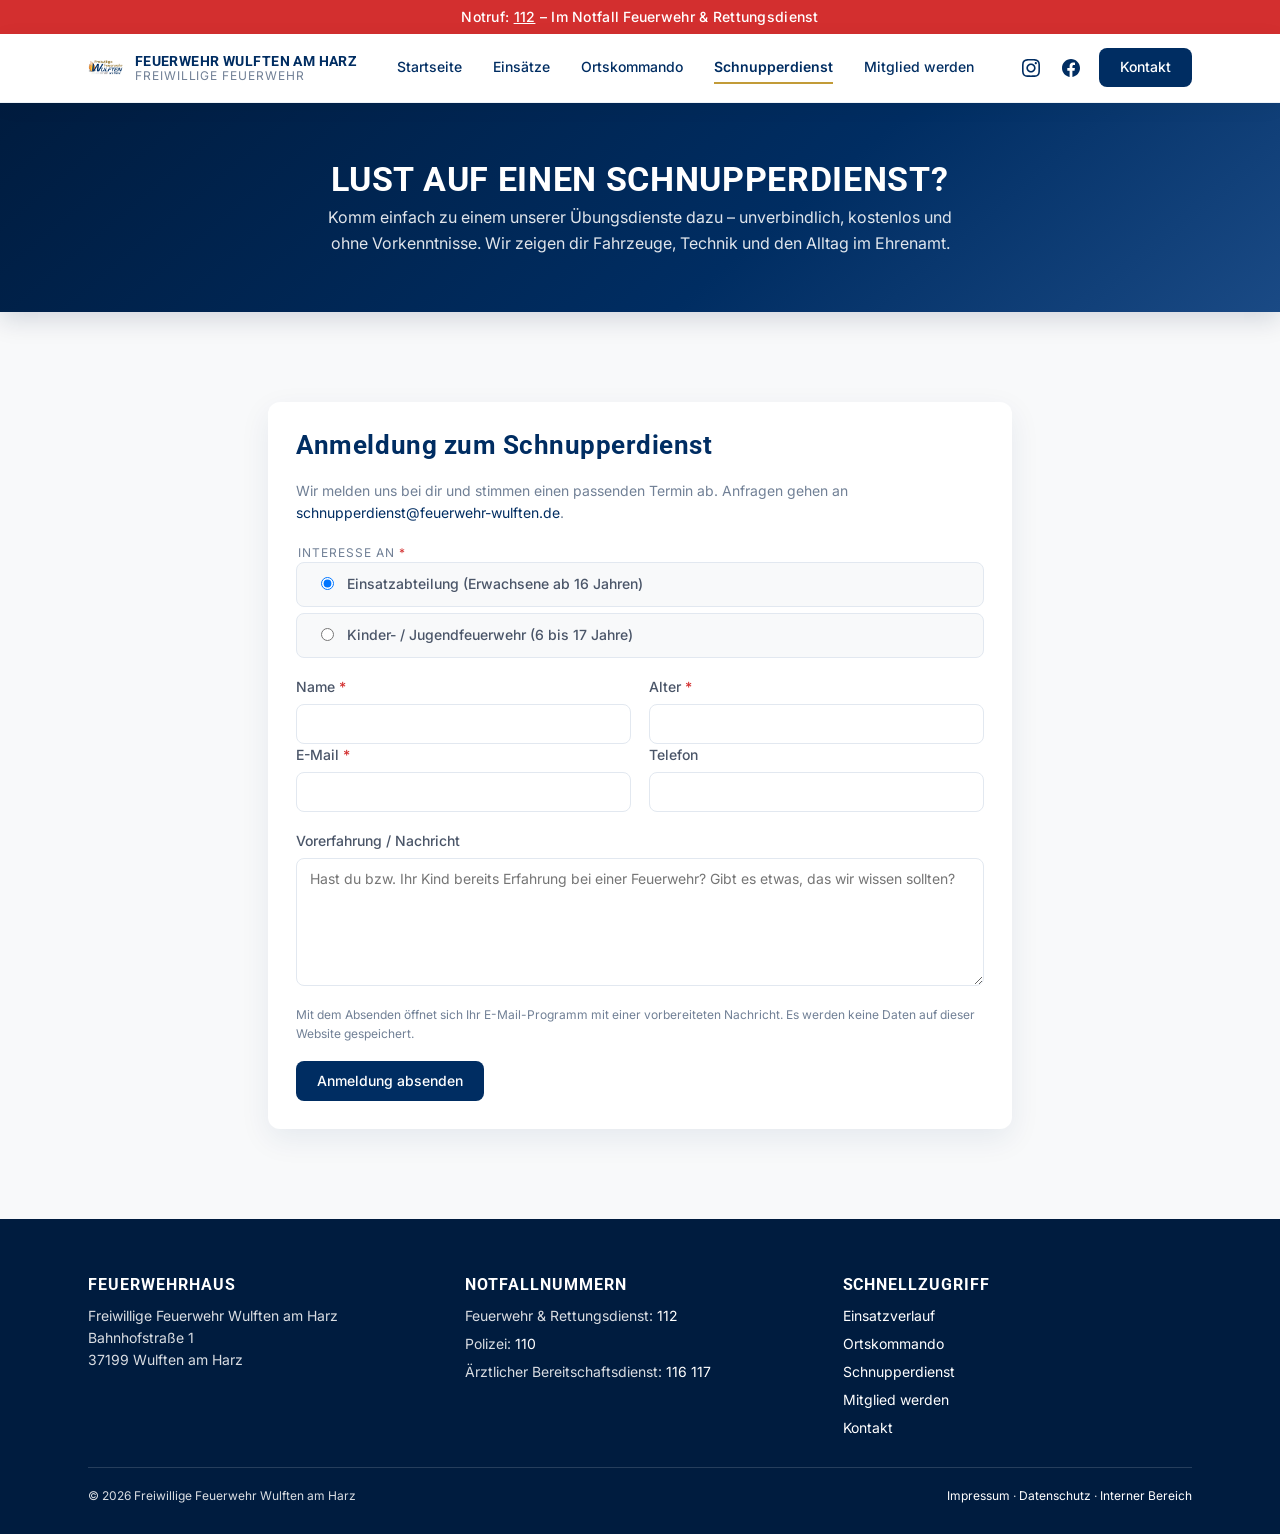
<file: schnupperdienst.html>
<!DOCTYPE html>
<html lang="de">
<head>
  <meta charset="utf-8">
  <meta name="viewport" content="width=device-width, initial-scale=1">
  <title>Schnupperdienst – Freiwillige Feuerwehr Wulften am Harz</title>
  <meta name="description" content="Unverbindlich zum Schnupperdienst der Freiwilligen Feuerwehr Wulften am Harz anmelden.">
  <link rel="icon" href="image_0.png">
  <link rel="preconnect" href="https://fonts.googleapis.com">
  <link rel="preconnect" href="https://fonts.gstatic.com" crossorigin>
  <link href="https://fonts.googleapis.com/css2?family=Inter:wght@400;500;600;700&family=Roboto:wght@400;500;700&display=swap" rel="stylesheet">
  <link rel="stylesheet" href="style.css">
</head>
<body data-page="schnupperdienst">

  <div class="emergency-bar">
    Notruf: <a href="tel:112">112</a> – Im Notfall Feuerwehr &amp; Rettungsdienst
  </div>

  <header class="site-header">
    <div class="container site-header__inner">
      <a class="brand" href="index.html">
        <img class="brand__logo" src="image_0.png" alt="Wappen der Feuerwehr Wulften am Harz">
        <span class="brand__text">
          <span class="brand__name">Feuerwehr Wulften am Harz</span>
          <span class="brand__sub">Freiwillige Feuerwehr</span>
        </span>
      </a>

      <button class="nav-toggle" type="button" aria-expanded="false" aria-controls="hauptnavigation">
        ☰ Menü
      </button>

      <nav class="site-nav" id="hauptnavigation" aria-label="Hauptnavigation">
        <ul>
          <li><a href="index.html">Startseite</a></li>
          <li><a href="einsaetze.html">Einsätze</a></li>
          <li><a href="kommando.html">Ortskommando</a></li>
          <li><a class="is-current" href="schnupperdienst.html">Schnupperdienst</a></li>
          <li><a href="beitritt.html">Mitglied werden</a></li>
        </ul>
      </nav>

      <div class="header-actions">
        <div class="social-links" aria-label="Social Media">
          <a class="social-link" href="https://www.instagram.com" target="_blank" rel="noopener noreferrer" aria-label="Instagram">
            <svg viewBox="0 0 24 24" aria-hidden="true">
              <path d="M12 2.163c3.204 0 3.584.012 4.85.07 3.252.148 4.771 1.691 4.919 4.919.058 1.265.069 1.645.069 4.849 0 3.205-.012 3.584-.069 4.849-.149 3.225-1.664 4.771-4.919 4.919-1.266.058-1.644.07-4.85.07-3.204 0-3.584-.012-4.849-.07-3.26-.149-4.771-1.699-4.919-4.92-.058-1.265-.07-1.644-.07-4.849 0-3.204.013-3.583.07-4.849.149-3.227 1.664-4.771 4.919-4.919 1.266-.057 1.645-.069 4.849-.069zm0-2.163c-3.259 0-3.667.014-4.947.072-4.358.2-6.78 2.618-6.98 6.98-.059 1.281-.073 1.689-.073 4.948 0 3.259.014 3.668.072 4.948.2 4.358 2.618 6.78 6.98 6.98 1.281.058 1.689.072 4.948.072 3.259 0 3.668-.014 4.948-.072 4.354-.2 6.782-2.618 6.979-6.98.059-1.28.073-1.689.073-4.948 0-3.259-.014-3.667-.072-4.947-.196-4.354-2.617-6.78-6.979-6.98-1.281-.059-1.69-.073-4.949-.073zm0 5.838c-3.403 0-6.162 2.759-6.162 6.162s2.759 6.163 6.162 6.163 6.162-2.759 6.162-6.163c0-3.403-2.759-6.162-6.162-6.162zm0 10.162c-2.209 0-4-1.79-4-4 0-2.209 1.791-4 4-4s4 1.791 4 4c0 2.21-1.791 4-4 4zm6.406-11.845c-.796 0-1.441.645-1.441 1.44s.645 1.44 1.441 1.44c.795 0 1.439-.645 1.439-1.44s-.644-1.44-1.439-1.44z"/>
            </svg>
          </a>
          <a class="social-link" href="https://www.facebook.com" target="_blank" rel="noopener noreferrer" aria-label="Facebook">
            <svg viewBox="0 0 24 24" aria-hidden="true">
              <path d="M24 12.073c0-6.627-5.373-12-12-12s-12 5.373-12 12c0 5.99 4.388 10.954 10.125 11.854v-8.385H7.078v-3.47h3.047V9.43c0-3.007 1.792-4.669 4.533-4.669 1.312 0 2.686.235 2.686.235v2.953H15.83c-1.491 0-1.956.925-1.956 1.874v2.25h3.328l-.532 3.47h-2.796v8.385C19.612 23.027 24 18.062 24 12.073z"/>
            </svg>
          </a>
        </div>
        <a class="btn btn--nav-contact" href="kontakt.html">Kontakt</a>
      </div>
    </div>
  </header>

  <main>
    <section class="page-head">
      <div class="container">
        <h1 id="seiten-titel">Lust auf einen Schnupperdienst?</h1>
        <p id="seiten-text">
          Komm einfach zu einem unserer Übungsdienste dazu – unverbindlich und ohne Vorkenntnisse.
        </p>
      </div>
    </section>

    <section class="section">
      <div class="container container--narrow">
        <div class="card">
          <h2>Anmeldung zum Schnupperdienst</h2>
          <p class="text-sm text-muted">
            Wir melden uns bei dir und stimmen einen passenden Termin ab. Anfragen gehen an
            <a data-settings-mail="schnupperdienst" href="#">unsere Jugend- und Ausbildungsverantwortlichen</a>.
          </p>
          <p class="form-message" id="schnupperdienst-status" role="status" hidden></p>
          <form class="form" id="schnupperdienst-formular" data-form="schnupperdienst"
                data-subject="Anmeldung Schnupperdienst" novalidate>

            <!-- Auswahlfeld ganz oben: Einsatzabteilung oder Kinder-/Jugendfeuerwehr -->
            <fieldset class="field" style="border:0;padding:0;margin:0">
              <legend class="filter-group__label">Interesse an <span class="req" aria-hidden="true">*</span></legend>
              <div class="radio-group">
                <label class="radio-option">
                  <input type="radio" name="sdInteresse" value="erwachsene" checked
                         data-label="Bereich">
                  <span>Einsatzabteilung (Erwachsene ab 16 Jahren)</span>
                </label>
                <label class="radio-option">
                  <input type="radio" name="sdInteresse" value="jugend"
                         data-label="Bereich">
                  <span>Kinder- / Jugendfeuerwehr (6 bis 17 Jahre)</span>
                </label>
              </div>
            </fieldset>

            <!-- Felder für Einsatzabteilung (Erwachsene) -->
            <div id="sd-erwachsene-felder">
              <div class="form-row form-row--2">
                <div class="field">
                  <label for="sd-name">Name <span class="req" aria-hidden="true">*</span></label>
                  <input id="sd-name" name="sdName" type="text" autocomplete="name"
                         data-label="Name" required>
                </div>
                <div class="field">
                  <label for="sd-alter">Alter <span class="req" aria-hidden="true">*</span></label>
                  <input id="sd-alter" name="sdAlter" type="number" min="16" max="99"
                         data-label="Alter" required>
                </div>
              </div>
              <div class="form-row form-row--2">
                <div class="field">
                  <label for="sd-mail">E-Mail <span class="req" aria-hidden="true">*</span></label>
                  <input id="sd-mail" name="sdMail" type="email" autocomplete="email"
                         data-label="E-Mail" required>
                </div>
                <div class="field">
                  <label for="sd-telefon">Telefon</label>
                  <input id="sd-telefon" name="sdTelefon" type="tel" autocomplete="tel"
                         data-label="Telefon">
                </div>
              </div>
            </div>

            <!-- Felder für Kinder- / Jugendfeuerwehr (Eltern + Kind) -->
            <div id="sd-jugend-felder" hidden>
              <div class="form-row form-row--2">
                <div class="field">
                  <label for="sd-eltern-name">Name des Elternteils / Erziehungsberechtigten <span class="req" aria-hidden="true">*</span></label>
                  <input id="sd-eltern-name" name="sdElternName" type="text" autocomplete="name"
                         data-label="Name des Elternteils">
                </div>
                <div class="field">
                  <label for="sd-eltern-mail">E-Mail des Elternteils <span class="req" aria-hidden="true">*</span></label>
                  <input id="sd-eltern-mail" name="sdElternMail" type="email" autocomplete="email"
                         data-label="E-Mail des Elternteils">
                </div>
              </div>
              <div class="form-row form-row--2">
                <div class="field">
                  <label for="sd-eltern-tel">Telefon des Elternteils <span class="req" aria-hidden="true">*</span></label>
                  <input id="sd-eltern-tel" name="sdElternTel" type="tel" autocomplete="tel"
                         data-label="Telefon des Elternteils">
                </div>
                <div class="field">
                  <label for="sd-kind-name">Name des Kindes</label>
                  <input id="sd-kind-name" name="sdKindName" type="text"
                         data-label="Name des Kindes">
                </div>
              </div>
              <div class="field">
                <label for="sd-kind-alter">Alter des Kindes</label>
                <input id="sd-kind-alter" name="sdKindAlter" type="number" min="6" max="17"
                       data-label="Alter des Kindes">
                <span class="field__hint">6–9 Jahre: Kinderfeuerwehr · 10–17 Jahre: Jugendfeuerwehr.</span>
              </div>
            </div>

            <div class="field">
              <label for="sd-nachricht">Vorerfahrung / Nachricht</label>
              <textarea id="sd-nachricht" name="sdNachricht"
                        data-label="Vorerfahrung / Nachricht"
                        placeholder="Hast du bzw. Ihr Kind bereits Erfahrung bei einer Feuerwehr? Gibt es etwas, das wir wissen sollten?"></textarea>
            </div>
            <p class="form-note">
              Mit dem Absenden öffnet sich Ihr E-Mail-Programm mit einer vorbereiteten Nachricht.
              Es werden keine Daten auf dieser Website gespeichert.
            </p>
            <div>
              <button class="btn btn--primary" type="submit">Anmeldung absenden</button>
            </div>
          </form>
        </div>
      </div>
    </section>
  </main>

  <footer class="site-footer">
    <div class="container">
      <div class="site-footer__grid">
        <div>
          <h3>Feuerwehrhaus</h3>
          <p class="mb-0">
            Freiwillige Feuerwehr Wulften am Harz<br>
            Bahnhofstraße 1<br>
            37199 Wulften am Harz
          </p>
        </div>
        <div>
          <h3>Notfallnummern</h3>
          <ul>
            <li>Feuerwehr &amp; Rettungsdienst: <a href="tel:112">112</a></li>
            <li>Polizei: <a href="tel:110">110</a></li>
            <li>Ärztlicher Bereitschaftsdienst: <a href="tel:116117">116 117</a></li>
          </ul>
        </div>
        <div>
          <h3>Schnellzugriff</h3>
          <ul>
            <li><a href="einsaetze.html">Einsatzverlauf</a></li>
            <li><a href="kommando.html">Ortskommando</a></li>
            <li><a href="schnupperdienst.html">Schnupperdienst</a></li>
            <li><a href="beitritt.html">Mitglied werden</a></li>
            <li><a href="kontakt.html">Kontakt</a></li>
          </ul>
        </div>
      </div>
      <div class="site-footer__bottom">
        <span>&copy; <span id="jahr">2026</span> Freiwillige Feuerwehr Wulften am Harz</span>
        <span>
          <a href="impressum.html">Impressum</a> · <a href="datenschutz.html">Datenschutz</a> · <a href="admin.html">Interner Bereich</a>
        </span>
      </div>
    </div>
  </footer>

  <script src="app.js"></script>
</body>
</html>
</file>
<file: style.css>
/* =========================================================
   Freiwillige Feuerwehr Wulften am Harz
   style.css – Minimalistisches, modernes Stylesheet (Mobile First)
   ========================================================= */

/* ---------------------------------------------------------
   1. Zentrale Steuerung: Farben, Schriften, Abstände
   --------------------------------------------------------- */
:root {
  /* Farben */
  --color-primary: #002d62;
  --color-primary-dark: #001c3f;
  --color-primary-light: #1a4a85;
  --color-alert: #d32f2f;
  --color-alert-dark: #a91f1f;
  --color-accent: #c29b38;
  --color-accent-dark: #8b7355;
  --color-bg: #f8f9fa;
  --color-surface: #ffffff;
  --color-text: #4a5568;
  --color-text-heading: #002d62;
  --color-text-muted: #718096;
  --color-border: #e2e8f0;
  --color-border-subtle: #edf2f7;
  --color-success: #2e7d32;

  /* Einsatzarten */
  --color-fire: #d32f2f;
  --color-th: #1a4a85;
  --color-kat: #bf360c;
  --color-alarm: #718096;

  /* Typografie – Klarer, technischer serifenloser Font passend zum Logo */
  --font-heading: "Roboto", "Helvetica Neue", Helvetica, Arial, -apple-system, sans-serif;
  --font-body: "Inter", -apple-system, BlinkMacSystemFont, "Segoe UI", Roboto, "Helvetica Neue", Arial, sans-serif;
  --fs-xs: 0.75rem;
  --fs-sm: 0.875rem;
  --fs-rank: 0.9rem;
  --fs-base: 1rem;
  --fs-role: 1rem;
  --fs-md: 1.125rem;
  --fs-lg: 1.25rem;
  --fs-xl: 1.625rem;
  --fs-xxl: 2.125rem;
  --fs-hero: 2.625rem;
  --fs-stat-number: 2.75rem;
  --lh-base: 1.6;
  --fw-normal: 400;
  --fw-medium: 500;
  --fw-semibold: 600;
  --fw-bold: 700;
  --ls-heading: 0.02em;

  /* Abstände (Großzügiger Whitespace: Sektionen 80–100px) */
  --space-xs: 0.35rem;
  --space-sm: 0.65rem;
  --space-md: 1.15rem;
  --space-lg: 1.75rem;
  --space-xl: 3.5rem;
  --space-xxl: 5.5rem;
  --section-padding: 90px;

  /* Layout & Modern UI Schatten (Sehr weich, kartenorientiert) */
  --container-width: 1140px;
  --radius: 8px;
  --radius-lg: 12px;
  --radius-btn: 20px;
  --radius-pill: 999px;
  --border-width: 1px;
  --shadow-header: 0 4px 20px rgba(0, 0, 0, 0.05);
  --shadow-subtle: 0 2px 8px rgba(0, 45, 98, 0.04);
  --shadow-card: 0 10px 30px rgba(0, 45, 98, 0.08);
  --shadow-card-hover: 0 16px 36px rgba(0, 45, 98, 0.12);
  --shadow-md: 0 20px 40px rgba(0, 45, 98, 0.14);
  --transition: 0.2s ease;
}

/* ---------------------------------------------------------
   2. Reset / Basis
   --------------------------------------------------------- */
*,
*::before,
*::after {
  box-sizing: border-box;
}

html {
  scroll-behavior: smooth;
  scroll-padding-top: 5.5rem;
}

body {
  margin: 0;
  font-family: var(--font-body);
  font-size: var(--fs-base);
  line-height: var(--lh-base);
  color: var(--color-text);
  background-color: var(--color-bg);
  -webkit-font-smoothing: antialiased;
}

img {
  max-width: 100%;
  display: block;
}

a {
  color: var(--color-primary);
  text-decoration: none;
}

a:hover,
a:focus-visible {
  text-decoration: underline;
}

h1,
h2,
h3,
h4 {
  margin: 0 0 var(--space-md);
  font-family: var(--font-heading);
  font-weight: var(--fw-bold);
  line-height: 1.2;
  letter-spacing: var(--ls-heading);
  color: var(--color-primary);
}

h1 {
  font-size: var(--fs-xxl);
}
h2 {
  font-size: var(--fs-xl);
}
h3 {
  font-size: var(--fs-md);
}

p {
  margin: 0 0 var(--space-md);
}

:focus-visible {
  outline: 2px solid var(--color-accent);
  outline-offset: 2px;
}

.container {
  width: 100%;
  max-width: var(--container-width);
  margin: 0 auto;
  padding: 0 var(--space-md);
}

.container--narrow {
  max-width: 780px;
}

.visually-hidden {
  position: absolute;
  width: 1px;
  height: 1px;
  margin: -1px;
  padding: 0;
  overflow: hidden;
  clip: rect(0 0 0 0);
  white-space: nowrap;
  border: 0;
}

/* ---------------------------------------------------------
   3. Notruf-Banner
   --------------------------------------------------------- */
.emergency-bar {
  background-color: var(--color-alert);
  color: #fff;
  font-size: var(--fs-sm);
  font-weight: var(--fw-medium);
  letter-spacing: 0.02em;
  text-align: center;
  padding: var(--space-xs) var(--space-md);
}

.emergency-bar a {
  color: #fff;
  text-decoration: underline;
  white-space: nowrap;
}

/* ---------------------------------------------------------
   4. Minimalistischer Header & Navigation (Modern UI)
   --------------------------------------------------------- */
.site-header {
  position: sticky;
  top: 0;
  z-index: 40;
  background-color: var(--color-surface);
  box-shadow: var(--shadow-header);
  border-bottom: var(--border-width) solid var(--color-border-subtle);
}

.site-header__inner {
  display: flex;
  align-items: center;
  justify-content: space-between;
  gap: var(--space-md);
  min-height: 4.25rem;
  padding-top: 0.5rem;
  padding-bottom: 0.5rem;
}

.brand {
  display: flex;
  align-items: center;
  gap: var(--space-sm);
  color: var(--color-primary);
  flex-shrink: 0;
}

.brand:hover {
  text-decoration: none;
}

.brand__logo {
  width: 36px;
  height: 36px;
  object-fit: contain;
}

.brand__text {
  display: flex;
  flex-direction: column;
  line-height: 1.15;
}

.brand__name {
  font-family: var(--font-heading);
  font-weight: var(--fw-bold);
  font-size: var(--fs-sm);
  letter-spacing: 0.03em;
  text-transform: uppercase;
  color: var(--color-primary);
}

.brand__sub {
  font-size: var(--fs-xs);
  color: var(--color-text-muted);
  letter-spacing: 0.08em;
  text-transform: uppercase;
}

/* Floating Bottom Hamburger Menu auf Mobilgeräten */
.nav-toggle {
  display: inline-flex;
  align-items: center;
  justify-content: center;
  gap: 0.45rem;
  font-family: var(--font-body);
  font-size: var(--fs-sm);
  font-weight: var(--fw-semibold);
  letter-spacing: 0.02em;
  cursor: pointer;
  transition: transform var(--transition), background-color var(--transition), box-shadow var(--transition);
}

.nav-toggle__icon {
  display: inline-flex;
  flex-direction: column;
  justify-content: center;
  gap: 4px;
  width: 18px;
  height: 14px;
}

.nav-toggle__icon span {
  display: block;
  width: 100%;
  height: 2px;
  background-color: currentColor;
  border-radius: 2px;
  transition: transform 0.25s ease, opacity 0.25s ease;
}

.nav-toggle[aria-expanded="true"] .nav-toggle__icon span:nth-child(1) {
  transform: translateY(6px) rotate(45deg);
}

.nav-toggle[aria-expanded="true"] .nav-toggle__icon span:nth-child(2) {
  opacity: 0;
}

.nav-toggle[aria-expanded="true"] .nav-toggle__icon span:nth-child(3) {
  transform: translateY(-6px) rotate(-45deg);
}

.site-nav {
  display: none;
}

.site-nav ul {
  list-style: none;
  margin: 0;
  padding: 0;
  display: flex;
}

.site-nav a {
  position: relative;
  display: inline-block;
  padding: var(--space-xs) 0.85rem;
  font-size: var(--fs-sm);
  font-weight: var(--fw-medium);
  color: var(--color-primary);
  text-decoration: none;
  border-radius: 0;
  background: transparent;
  transition: color var(--transition);
}

.site-nav a::after {
  content: "";
  position: absolute;
  left: 0.85rem;
  right: 0.85rem;
  bottom: 0;
  height: 2px;
  background-color: var(--color-accent);
  transform: scaleX(0);
  transform-origin: center;
  transition: transform var(--transition);
}

.site-nav a:hover {
  background: transparent;
  color: var(--color-primary-light);
  text-decoration: none;
}

.site-nav a:hover::after,
.site-nav a.is-current::after {
  transform: scaleX(1);
}

.site-nav a.is-current {
  color: var(--color-primary);
  font-weight: var(--fw-semibold);
  box-shadow: none;
  background: transparent;
}

/* Header-Rechts: Social Media + Kontakt-CTA */
.header-actions {
  display: flex;
  align-items: center;
  gap: var(--space-sm);
  flex-shrink: 0;
}

.social-links {
  display: flex;
  align-items: center;
  gap: 0.4rem;
}

.social-link {
  display: inline-flex;
  align-items: center;
  justify-content: center;
  width: 34px;
  height: 34px;
  border-radius: var(--radius-pill);
  color: var(--color-primary);
  background-color: transparent;
  transition: color var(--transition), background-color var(--transition), transform var(--transition);
}

.social-link svg {
  width: 18px;
  height: 18px;
  fill: currentColor;
}

.social-link:hover {
  color: var(--color-accent);
  background-color: var(--color-bg);
  transform: translateY(-1px);
  text-decoration: none;
}

.btn--nav-contact {
  display: inline-flex;
  align-items: center;
  justify-content: center;
  padding: 0.45rem 1.15rem;
  font-size: var(--fs-sm);
  font-weight: var(--fw-semibold);
  color: var(--color-surface);
  background-color: var(--color-primary);
  border: var(--border-width) solid var(--color-primary);
  border-radius: var(--radius-btn);
  transition: background-color var(--transition), color var(--transition), transform var(--transition), box-shadow var(--transition);
  text-decoration: none;
  white-space: nowrap;
}

.btn--nav-contact:hover {
  background-color: var(--color-accent);
  border-color: var(--color-accent);
  color: #1c1500;
  transform: translateY(-1px);
  box-shadow: var(--shadow-subtle);
  text-decoration: none;
}

/* Responsive Mobile Floating Menu Navigation */
@media (max-width: 999px) {
  /* Schwebender Button unten mittig */
  .nav-toggle {
    position: fixed;
    bottom: 24px;
    left: 50%;
    transform: translateX(-50%);
    z-index: 100;
    background-color: var(--color-primary);
    color: #ffffff;
    border: 2px solid rgba(194, 155, 56, 0.6);
    border-radius: var(--radius-pill);
    padding: 0.65rem 1.5rem;
    box-shadow: 0 10px 30px rgba(0, 45, 98, 0.4), 0 2px 8px rgba(0, 0, 0, 0.2);
    backdrop-filter: blur(8px);
  }

  .nav-toggle:hover,
  .nav-toggle:focus-visible {
    background-color: var(--color-primary-light);
    transform: translateX(-50%) translateY(-2px);
    box-shadow: 0 14px 36px rgba(0, 45, 98, 0.5);
  }

  /* Mobile Nav Drawer / Modal von unten */
  .site-nav {
    position: fixed;
    bottom: 84px;
    left: 50%;
    transform: translateX(-50%) translateY(20px) scale(0.96);
    width: min(92vw, 380px);
    background-color: var(--color-surface);
    border-radius: var(--radius-lg);
    box-shadow: 0 20px 50px rgba(0, 28, 63, 0.35), 0 0 0 1px rgba(0, 45, 98, 0.08);
    padding: var(--space-md);
    z-index: 99;
    opacity: 0;
    pointer-events: none;
    transition: transform 0.25s cubic-bezier(0.16, 1, 0.3, 1), opacity 0.25s ease;
  }

  .site-nav.is-open {
    display: block;
    opacity: 1;
    pointer-events: auto;
    transform: translateX(-50%) translateY(0) scale(1);
  }

  .site-nav ul {
    flex-direction: column;
    gap: 0.35rem;
  }

  .site-nav a {
    display: block;
    width: 100%;
    padding: 0.65rem 1rem;
    font-size: var(--fs-base);
    border-radius: var(--radius);
    text-align: center;
  }

  .site-nav a:hover,
  .site-nav a.is-current {
    background-color: var(--color-bg);
  }

  .site-nav a::after {
    display: none;
  }

  .nav-backdrop {
    position: fixed;
    inset: 0;
    background: rgba(0, 28, 63, 0.4);
    backdrop-filter: blur(2px);
    z-index: 98;
    opacity: 0;
    pointer-events: none;
    transition: opacity 0.25s ease;
  }

  .nav-backdrop.is-visible {
    opacity: 1;
    pointer-events: auto;
  }
}

@media (min-width: 1000px) {
  .nav-toggle,
  .nav-backdrop {
    display: none !important;
  }
  .site-nav {
    display: block;
    width: auto;
    padding-bottom: 0;
  }
  .site-nav ul {
    flex-direction: row;
    align-items: center;
    gap: 0.25rem;
  }
}

/* ---------------------------------------------------------
   5. Sektionen & Seitenkopf (Modern UI Whitespace 80-100px)
   --------------------------------------------------------- */
.section {
  position: relative;
  padding: 50px 0;
}

@media (min-width: 900px) {
  .section {
    padding: var(--section-padding) 0;
  }
}

/* Stilvoll aufgelockerte Sektionen für die Startseite und Unterseiten */
.section--einsaetze-home {
  background: linear-gradient(180deg, rgba(248, 249, 250, 0.6) 0%, rgba(237, 242, 247, 0.8) 100%);
  position: relative;
}

.section--alt {
  background: linear-gradient(180deg, #ffffff 0%, #f7fafc 50%, #edf2f7 100%);
  border-top: var(--border-width) solid var(--color-border-subtle);
  border-bottom: var(--border-width) solid var(--color-border-subtle);
  position: relative;
}

.section--cta-home {
  background: radial-gradient(circle at 50% 0%, rgba(0, 45, 98, 0.05) 0%, rgba(248, 249, 250, 0) 70%);
}

.section__head {
  margin-bottom: var(--space-lg);
}

.section__head h2 {
  position: relative;
  padding-bottom: var(--space-xs);
  text-transform: uppercase;
}

.section__head h2::after {
  content: "";
  position: absolute;
  left: 0;
  bottom: 0;
  width: 48px;
  height: 3px;
  border-radius: var(--radius-pill);
  background-color: var(--color-accent);
}

.section__head p {
  color: var(--color-text-muted);
  margin: var(--space-xs) 0 0;
  max-width: 65ch;
}

.section__foot {
  margin-top: var(--space-lg);
  display: flex;
  flex-wrap: wrap;
  gap: var(--space-sm);
  justify-content: center;
}

.page-head {
  background-color: var(--color-primary);
  background-image: linear-gradient(140deg, var(--color-primary-dark) 0%, var(--color-primary) 60%, var(--color-primary-light) 100%);
  color: #fff;
  padding: var(--space-xl) 0;
  text-align: center;
  box-shadow: 0 8px 24px rgba(0, 28, 63, 0.15);
}

.page-head h1 {
  color: #fff;
  text-transform: uppercase;
  margin-bottom: var(--space-xs);
}

.page-head p {
  color: rgba(255, 255, 255, 0.88);
  max-width: 65ch;
  margin: 0 auto;
}

/* ---------------------------------------------------------
   6. Hero-Banner (Startseite)
   --------------------------------------------------------- */
.hero {
  position: relative;
  min-height: 60vh;
  display: flex;
  align-items: center;
  justify-content: center;
  text-align: center;
  padding: var(--space-xxl) var(--space-md);
  background-color: var(--color-primary-dark);
  background-image: linear-gradient(
      160deg,
      rgba(0, 28, 63, 0.88),
      rgba(0, 45, 98, 0.78) 55%,
      rgba(139, 115, 85, 0.5)
    ),
    url("hero.jpg");
  background-size: cover;
  background-position: center;
  color: #fff;
}

.hero__inner {
  position: relative;
  max-width: 760px;
}

.hero__logo {
  width: 96px;
  margin: 0 auto var(--space-md);
  filter: drop-shadow(0 4px 12px rgba(0, 0, 0, 0.35));
}

.hero h1 {
  color: #fff;
  font-size: var(--fs-xl);
  text-transform: uppercase;
  letter-spacing: 0.04em;
  margin-bottom: var(--space-xs);
}

.hero__lead {
  color: rgba(255, 255, 255, 0.92);
  font-size: var(--fs-md);
  margin: 0 auto var(--space-lg);
  max-width: 52ch;
}

.hero__actions {
  display: flex;
  flex-wrap: wrap;
  gap: var(--space-sm);
  justify-content: center;
}

@media (min-width: 800px) {
  .hero h1 {
    font-size: var(--fs-hero);
  }
  .hero__logo {
    width: 110px;
  }
}

/* ---------------------------------------------------------
   7. Buttons
   --------------------------------------------------------- */
.btn {
  display: inline-block;
  font-family: var(--font-body);
  font-size: var(--fs-sm);
  font-weight: var(--fw-medium);
  line-height: 1.2;
  padding: 0.65rem 1.25rem;
  border: var(--border-width) solid transparent;
  border-radius: var(--radius);
  cursor: pointer;
  text-align: center;
  transition: background-color var(--transition), color var(--transition),
    border-color var(--transition), transform var(--transition),
    box-shadow var(--transition);
}

.btn:hover {
  text-decoration: none;
  transform: translateY(-1px);
}

.btn--primary {
  background-color: var(--color-primary);
  color: #fff;
}
.btn--primary:hover {
  background-color: var(--color-primary-light);
}

.btn--accent {
  background-color: var(--color-accent);
  color: #1c1500;
}
.btn--accent:hover {
  background-color: var(--color-accent-dark);
  color: #fff;
}

.btn--outline {
  background-color: transparent;
  border-color: var(--color-border);
  color: var(--color-primary);
}
.btn--outline:hover {
  border-color: var(--color-primary);
  background-color: var(--color-bg);
}

.btn--light {
  background-color: #fff;
  color: var(--color-primary);
}
.btn--light:hover {
  background-color: rgba(255, 255, 255, 0.9);
}

.btn--ghost-light {
  background-color: rgba(255, 255, 255, 0.08);
  border-color: rgba(255, 255, 255, 0.65);
  color: #fff;
}
.btn--ghost-light:hover {
  border-color: #fff;
  background-color: rgba(255, 255, 255, 0.2);
}

.btn--sm {
  font-size: var(--fs-xs);
  padding: 0.35rem 0.75rem;
}

.btn--block {
  display: block;
  width: 100%;
}

.btn--danger {
  background-color: transparent;
  border-color: var(--color-alert);
  color: var(--color-alert);
}
.btn--danger:hover {
  background-color: var(--color-alert);
  color: #fff;
}

/* ---------------------------------------------------------
   8. Kachel-Grundlage (Modern Card-UI)
   --------------------------------------------------------- */
.card {
  background-color: var(--color-surface);
  border: none;
  border-radius: var(--radius-lg);
  padding: var(--space-lg);
  box-shadow: var(--shadow-card);
  transition: transform var(--transition), box-shadow var(--transition);
}

.card--hover:hover {
  transform: translateY(-4px);
  box-shadow: var(--shadow-card-hover);
}

.grid {
  display: grid;
  gap: var(--space-lg);
  justify-content: center;
}

@media (min-width: 700px) {
  .grid--2 {
    grid-template-columns: repeat(2, 1fr);
  }
  .grid--3 {
    grid-template-columns: repeat(3, 1fr);
  }
}

@media (min-width: 700px) and (max-width: 1023px) {
  .grid--4 {
    grid-template-columns: repeat(2, 1fr);
  }
}

@media (min-width: 1024px) {
  .grid--4 {
    grid-template-columns: repeat(4, 1fr);
  }
}

/* ---------------------------------------------------------
   8b. Neue Jahresstatistik
   --------------------------------------------------------- */
.stats-banner {
  background-color: var(--color-surface);
  border: none;
  border-radius: var(--radius-lg);
  padding: var(--space-lg);
  margin-bottom: var(--space-xl);
  box-shadow: var(--shadow-card);
}

.stats-grid {
  display: grid;
  gap: var(--space-md);
  align-items: center;
}

@media (min-width: 768px) {
  .stats-grid {
    grid-template-columns: 240px 1fr;
    gap: var(--space-xl);
  }
}

.stat-main {
  text-align: center;
  padding: var(--space-md);
  background-color: var(--color-bg);
  border-radius: var(--radius);
  border: var(--border-width) solid var(--color-border-subtle);
}

.stat-main__number {
  font-family: var(--font-heading);
  font-size: var(--fs-stat-number);
  font-weight: var(--fw-bold);
  line-height: 1;
  color: var(--color-primary);
  margin-bottom: var(--space-xs);
}

.stat-main__label {
  font-size: var(--fs-xs);
  text-transform: uppercase;
  letter-spacing: 0.08em;
  color: var(--color-text-muted);
  font-weight: var(--fw-semibold);
  margin: 0;
}

.stat-breakdown {
  display: grid;
  grid-template-columns: repeat(auto-fit, minmax(110px, 1fr));
  gap: var(--space-sm);
}

.stat-item {
  padding: var(--space-sm) var(--space-md);
  background-color: var(--color-bg);
  border-radius: var(--radius);
  border-left: 3px solid var(--color-accent);
}

.stat-item--fire {
  border-left-color: var(--color-fire);
}
.stat-item--th {
  border-left-color: var(--color-th);
}
.stat-item--other {
  border-left-color: var(--color-accent);
}

.stat-item__value {
  font-family: var(--font-heading);
  font-size: var(--fs-xl);
  font-weight: var(--fw-bold);
  line-height: 1.1;
  color: var(--color-text);
}

.stat-item__name {
  font-size: var(--fs-xs);
  text-transform: uppercase;
  letter-spacing: 0.06em;
  color: var(--color-text-muted);
  margin: 0;
}

/* ---------------------------------------------------------
   9. Einsatz-Kacheln & Badges
   --------------------------------------------------------- */
.ops-grid {
  display: grid;
  gap: var(--space-lg);
  justify-content: center;
}

@media (min-width: 700px) {
  .ops-grid {
    grid-template-columns: repeat(2, 1fr);
  }
}

@media (min-width: 1000px) {
  .ops-grid {
    grid-template-columns: repeat(3, 1fr);
  }
}

.op-card {
  display: flex;
  flex-direction: column;
  background-color: var(--color-surface);
  border: none;
  border-radius: var(--radius-lg);
  overflow: hidden;
  box-shadow: var(--shadow-card);
  transition: transform var(--transition), box-shadow var(--transition);
}

.op-card:hover {
  transform: translateY(-4px);
  box-shadow: var(--shadow-card-hover);
}

.op-card__media {
  position: relative;
  aspect-ratio: 16 / 10;
  display: flex;
  align-items: center;
  justify-content: center;
  overflow: hidden;
  background-image: linear-gradient(
    140deg,
    var(--color-primary) 0%,
    var(--color-primary-light) 100%
  );
}

.op-card--fire .op-card__media {
  background-image: linear-gradient(140deg, #7c1616 0%, var(--color-fire) 100%);
}
.op-card--th .op-card__media {
  background-image: linear-gradient(140deg, var(--color-primary) 0%, var(--color-th) 100%);
}
.op-card--kat .op-card__media {
  background-image: linear-gradient(140deg, #7a2400 0%, var(--color-kat) 100%);
}
.op-card--alarm .op-card__media {
  background-image: linear-gradient(140deg, #495057 0%, var(--color-alarm) 100%);
}

.op-card__media img {
  width: 100%;
  height: 100%;
  object-fit: cover;
  object-position: center;
}

.op-card__media-fallback {
  font-family: var(--font-heading);
  font-size: var(--fs-md);
  letter-spacing: 0.1em;
  text-transform: uppercase;
  color: rgba(255, 255, 255, 0.7);
  padding: 0 var(--space-md);
  text-align: center;
  font-weight: var(--fw-bold);
}

.op-card__badge {
  position: absolute;
  top: var(--space-sm);
  left: var(--space-sm);
}

.op-card__body {
  display: flex;
  flex-direction: column;
  flex: 1;
  gap: var(--space-xs);
  padding: var(--space-md) var(--space-lg) var(--space-lg);
  border-top: 2px solid var(--color-accent);
}

.op-card--fire .op-card__body {
  border-top-color: var(--color-fire);
}
.op-card--th .op-card__body {
  border-top-color: var(--color-th);
}
.op-card--kat .op-card__body {
  border-top-color: var(--color-kat);
}
.op-card--alarm .op-card__body {
  border-top-color: var(--color-alarm);
}

.op-card__meta {
  font-size: var(--fs-xs);
  letter-spacing: 0.04em;
  color: var(--color-text-muted);
  margin: 0;
}

.op-card__title {
  margin: 0;
  font-size: var(--fs-md);
  line-height: 1.3;
}

/* Zwingender Zeilenumbruch vor dem Einsatzort */
.op-location {
  display: block;
  font-weight: var(--fw-normal);
  font-size: var(--fs-sm);
  color: var(--color-text-muted);
  margin-top: 0.2rem;
}

.op-card__text {
  margin: var(--space-xs) 0 0;
  font-size: var(--fs-sm);
  color: var(--color-text-muted);
}

.op-card__foot {
  margin-top: auto;
  padding-top: var(--space-sm);
}

.badge {
  display: inline-block;
  font-family: var(--font-heading);
  font-size: var(--fs-xs);
  font-weight: var(--fw-semibold);
  letter-spacing: 0.06em;
  text-transform: uppercase;
  color: #fff;
  background-color: var(--color-accent-dark);
  border-radius: var(--radius-pill);
  padding: 0.2rem 0.65rem;
}

.badge-fire {
  background-color: var(--color-fire);
}
.badge-th {
  background-color: var(--color-th);
}
.badge-kat {
  background-color: var(--color-kat);
}
.badge-alarm {
  background-color: var(--color-alarm);
}

.timeline-year {
  font-family: var(--font-heading);
  font-size: var(--fs-lg);
  text-transform: uppercase;
  color: var(--color-primary);
  margin: var(--space-xl) 0 var(--space-md);
  padding-bottom: var(--space-xs);
  border-bottom: 2px solid var(--color-accent);
}

.timeline-year:first-child {
  margin-top: 0;
}

/* ---------------------------------------------------------
   10. Personen-Kacheln (Zentriert, Breiter & Flacher)
   --------------------------------------------------------- */
.level {
  margin-bottom: var(--space-xl);
}

.level__head {
  display: flex;
  align-items: center;
  justify-content: center;
  gap: var(--space-md);
  margin-bottom: var(--space-lg);
  text-align: center;
  width: 100%;
}

.level__title {
  font-family: var(--font-heading);
  font-size: var(--fs-lg);
  text-transform: uppercase;
  color: var(--color-primary);
  margin: 0;
  text-align: center;
  white-space: nowrap;
  flex-shrink: 0;
}

@media (max-width: 600px) {
  .level__title {
    white-space: normal;
    font-size: var(--fs-md);
  }
}

.level__line {
  flex: 1;
  height: 2px;
  border-radius: var(--radius-pill);
}

.level__line--left {
  background-image: linear-gradient(
    90deg,
    rgba(194, 155, 56, 0),
    var(--color-accent) 100%
  );
}

.level__line--right {
  background-image: linear-gradient(
    90deg,
    var(--color-accent) 0%,
    rgba(194, 155, 56, 0) 100%
  );
}

.kommando-grid {
  display: grid;
  gap: var(--space-md);
  justify-content: center;
}

@media (min-width: 640px) {
  .kommando-grid {
    grid-template-columns: repeat(auto-fit, minmax(290px, 340px));
    justify-content: center;
  }
}

@media (min-width: 1024px) {
  .kommando-grid {
    grid-template-columns: repeat(auto-fit, minmax(310px, 350px));
    justify-content: center;
  }
}

/* Breites, flacheres Kachel-Layout (Bild links oder kompaktes Quadrat) */
.person-card {
  display: flex;
  flex-direction: row;
  align-items: stretch;
  background-color: var(--color-surface);
  border: none;
  border-radius: var(--radius-lg);
  overflow: hidden;
  box-shadow: var(--shadow-card);
  transition: transform var(--transition), box-shadow var(--transition);
  min-height: 120px;
  width: 100%;
  max-width: 360px;
  margin: 0 auto;
}

.person-card:hover {
  transform: translateY(-4px);
  box-shadow: var(--shadow-card-hover);
}

.person-card__photo {
  flex-shrink: 0;
  width: 100px;
  background-image: linear-gradient(
    140deg,
    var(--color-primary) 0%,
    var(--color-primary-light) 100%
  );
  display: flex;
  align-items: center;
  justify-content: center;
  overflow: hidden;
}

.person-card__photo img {
  width: 100%;
  height: 100%;
  object-fit: cover;
  object-position: center;
}

.person-card__initials {
  font-family: var(--font-heading);
  font-size: 1.5rem;
  letter-spacing: 0.05em;
  color: rgba(255, 255, 255, 0.75);
  font-weight: var(--fw-bold);
}

.person-card__body {
  display: flex;
  flex-direction: column;
  flex: 1;
  padding: var(--space-sm) var(--space-md);
  text-align: left;
  justify-content: center;
}

/* Typografie-Hierarchie: Name dunkelblau */
.person-card__name {
  margin: 0;
  font-family: var(--font-heading);
  font-size: var(--fs-md);
  font-weight: var(--fw-bold);
  color: var(--color-primary);
  line-height: 1.2;
}

/* Dienstgrad: dezent grau (#6c757d), 0.9rem, direkt unter dem Namen ohne großen Abstand */
.person-card__rank {
  margin: 0.1rem 0 0.15rem;
  font-size: var(--fs-rank);
  font-weight: var(--fw-normal);
  color: var(--color-text-muted);
  line-height: 1.25;
}

/* Funktion: Sandfarbe (#c29b38), font-weight: 600, font-size: 1rem */
.person-card__role {
  margin: 0;
  font-size: var(--fs-role);
  font-weight: var(--fw-semibold);
  color: var(--color-accent);
  line-height: 1.3;
}

.person-card__foot {
  margin-top: 0.4rem;
}

.person-card__email-link {
  display: inline-flex;
  align-items: center;
  gap: 0.3rem;
  font-size: var(--fs-xs);
  color: var(--color-primary);
  font-weight: var(--fw-medium);
  padding: 0.2rem 0.5rem;
  border-radius: var(--radius);
  background-color: var(--color-bg);
  border: var(--border-width) solid var(--color-border);
}

.person-card__email-link:hover {
  background-color: var(--color-primary);
  color: #fff;
  border-color: var(--color-primary);
  text-decoration: none;
}

/* ---------------------------------------------------------
   11. Teaser-Kachel (Schnupperdienst)
   --------------------------------------------------------- */
.cta-banner {
  background-image: linear-gradient(
    135deg,
    var(--color-primary) 0%,
    var(--color-primary-light) 60%,
    var(--color-accent-dark) 100%
  );
  color: #fff;
  border-radius: var(--radius-lg);
  padding: var(--space-xl) var(--space-lg);
  box-shadow: var(--shadow-card-hover);
  display: grid;
  gap: var(--space-md);
  text-align: center;
  justify-items: center;
}

.cta-banner h2 {
  color: #fff;
  text-transform: uppercase;
  margin: 0;
  font-size: var(--fs-xl);
}

.cta-banner p {
  color: rgba(255, 255, 255, 0.9);
  max-width: 62ch;
  margin: 0;
}

/* ---------------------------------------------------------
   12. Formulare
   --------------------------------------------------------- */
.form {
  display: grid;
  gap: var(--space-md);
}

.form-row {
  display: grid;
  gap: var(--space-md);
}

@media (min-width: 640px) {
  .form-row--2 {
    grid-template-columns: 1fr 1fr;
  }
}

.field {
  display: grid;
  gap: var(--space-xs);
}

.field label {
  font-size: var(--fs-sm);
  font-weight: var(--fw-medium);
}

.field .req {
  color: var(--color-alert);
}

.field input,
.field select,
.field textarea {
  font-family: var(--font-body);
  font-size: var(--fs-sm);
  color: var(--color-text);
  background-color: var(--color-surface);
  border: var(--border-width) solid var(--color-border);
  border-radius: var(--radius);
  padding: 0.65rem 0.8rem;
  width: 100%;
  transition: border-color var(--transition), box-shadow var(--transition);
}

.field textarea {
  min-height: 8rem;
  resize: vertical;
}

.field input:focus,
.field select:focus,
.field textarea:focus {
  border-color: var(--color-primary);
  outline: none;
  box-shadow: 0 0 0 3px rgba(0, 45, 98, 0.1);
}

.field__hint {
  font-size: var(--fs-xs);
  color: var(--color-text-muted);
}

.form-note {
  font-size: var(--fs-xs);
  color: var(--color-text-muted);
  margin: 0;
}

.form-message {
  border-radius: var(--radius);
  padding: var(--space-sm) var(--space-md);
  font-size: var(--fs-sm);
  border: var(--border-width) solid transparent;
  margin: 0;
}

.form-message--ok {
  background-color: #eaf4ea;
  border-color: var(--color-success);
  color: #1b5e20;
}

.form-message--error {
  background-color: #fdecec;
  border-color: var(--color-alert);
  color: var(--color-alert-dark);
}

.form-message[hidden] {
  display: none;
}

.radio-group {
  display: grid;
  gap: var(--space-xs);
}

.radio-option {
  display: flex;
  align-items: flex-start;
  gap: var(--space-sm);
  font-size: var(--fs-sm);
  background-color: var(--color-bg);
  border: var(--border-width) solid var(--color-border);
  border-radius: var(--radius);
  padding: var(--space-sm) var(--space-md);
  cursor: pointer;
  transition: border-color var(--transition);
}

.radio-option input {
  width: auto;
  margin-top: 0.25rem;
}

.radio-option:hover {
  border-color: var(--color-primary);
}

/* ---------------------------------------------------------
   13. Filter
   --------------------------------------------------------- */
.filters {
  display: flex;
  flex-wrap: wrap;
  gap: var(--space-xs);
  margin-bottom: var(--space-lg);
}

.filter-btn {
  font-family: var(--font-body);
  font-size: var(--fs-xs);
  font-weight: var(--fw-medium);
  padding: 0.4rem 0.95rem;
  border: var(--border-width) solid var(--color-border);
  background-color: var(--color-surface);
  border-radius: var(--radius-pill);
  cursor: pointer;
  color: var(--color-text);
  transition: background-color var(--transition), color var(--transition),
    border-color var(--transition);
}

.filter-btn:hover {
  border-color: var(--color-primary);
}

.filter-btn.is-active {
  background-color: var(--color-primary);
  border-color: var(--color-primary);
  color: #fff;
}

.filter-group {
  display: grid;
  gap: var(--space-xs);
  margin-bottom: var(--space-md);
}

.filter-group__label {
  font-size: var(--fs-xs);
  text-transform: uppercase;
  letter-spacing: 0.08em;
  color: var(--color-text-muted);
}

/* ---------------------------------------------------------
   14. Modal
   --------------------------------------------------------- */
.modal[hidden] {
  display: none;
}

.modal {
  position: fixed;
  inset: 0;
  z-index: 50;
  display: flex;
  align-items: flex-end;
  justify-content: center;
}

.modal__backdrop {
  position: absolute;
  inset: 0;
  background-color: rgba(0, 12, 28, 0.6);
  border: 0;
  padding: 0;
  cursor: pointer;
}

.modal__dialog {
  position: relative;
  background-color: var(--color-surface);
  width: 100%;
  max-width: 720px;
  max-height: 90vh;
  overflow-y: auto;
  border-radius: var(--radius-lg) var(--radius-lg) 0 0;
  box-shadow: var(--shadow-md);
  padding: var(--space-lg) var(--space-md) var(--space-xl);
}

@media (min-width: 640px) {
  .modal {
    align-items: center;
    padding: var(--space-lg);
  }
  .modal__dialog {
    border-radius: var(--radius-lg);
    padding: var(--space-xl);
  }
}

.modal__head {
  display: flex;
  align-items: flex-start;
  justify-content: space-between;
  gap: var(--space-md);
  margin-bottom: var(--space-md);
}

.modal__head h2 {
  margin: 0;
}

.modal__close {
  background: none;
  border: var(--border-width) solid var(--color-border);
  border-radius: var(--radius);
  font-size: var(--fs-md);
  line-height: 1;
  padding: 0.3rem 0.6rem;
  cursor: pointer;
  color: var(--color-text);
}

/* ---------------------------------------------------------
   15. Infolisten & Footer
   --------------------------------------------------------- */
.info-list {
  list-style: none;
  margin: 0;
  padding: 0;
  display: grid;
  gap: var(--space-sm);
  font-size: var(--fs-sm);
}

.info-list strong {
  display: block;
  font-family: var(--font-heading);
  font-weight: var(--fw-bold);
  letter-spacing: 0.04em;
  text-transform: uppercase;
  color: var(--color-primary);
}

.site-footer {
  background-color: var(--color-primary-dark);
  color: rgba(255, 255, 255, 0.85);
  padding: var(--space-xl) 0 var(--space-lg);
  font-size: var(--fs-sm);
}

.site-footer h3 {
  color: #fff;
  font-size: var(--fs-base);
  text-transform: uppercase;
  letter-spacing: 0.06em;
  margin-bottom: var(--space-sm);
}

.site-footer a {
  color: #fff;
}

.site-footer__grid {
  display: grid;
  gap: var(--space-lg);
}

@media (min-width: 700px) {
  .site-footer__grid {
    grid-template-columns: repeat(3, 1fr);
  }
}

.site-footer__bottom {
  margin-top: var(--space-lg);
  padding-top: var(--space-md);
  border-top: 1px solid rgba(255, 255, 255, 0.15);
  display: flex;
  flex-wrap: wrap;
  gap: var(--space-md);
  justify-content: space-between;
  font-size: var(--fs-xs);
}

.site-footer ul {
  list-style: none;
  margin: 0;
  padding: 0;
  display: grid;
  gap: var(--space-xs);
}

/* ---------------------------------------------------------
   16. Admin / CMS
   --------------------------------------------------------- */
.admin-body {
  background-color: var(--color-bg);
}

.admin-header {
  background-color: var(--color-primary);
  color: #fff;
  padding: var(--space-md) 0;
}

.admin-header__inner {
  display: flex;
  flex-wrap: wrap;
  gap: var(--space-md);
  align-items: center;
  justify-content: space-between;
}

.admin-header h1 {
  color: #fff;
  font-size: var(--fs-md);
  text-transform: uppercase;
  margin: 0;
}

.admin-header__actions {
  display: flex;
  flex-wrap: wrap;
  gap: var(--space-sm);
}

.login-wrap {
  max-width: 440px;
  margin: var(--space-xxl) auto;
}

.tabs {
  display: flex;
  flex-wrap: wrap;
  gap: var(--space-xs);
  margin: var(--space-lg) 0;
  border-bottom: var(--border-width) solid var(--color-border);
}

.tab-btn {
  font-family: var(--font-body);
  font-size: var(--fs-sm);
  font-weight: var(--fw-medium);
  background: none;
  border: 0;
  border-bottom: 3px solid transparent;
  padding: var(--space-sm) var(--space-md);
  cursor: pointer;
  color: var(--color-text-muted);
}

.tab-btn.is-active {
  color: var(--color-primary);
  border-bottom-color: var(--color-accent);
}

.tab-panel[hidden] {
  display: none;
}

.admin-grid {
  display: grid;
  gap: var(--space-lg);
  align-items: start;
}

@media (min-width: 960px) {
  .admin-grid {
    grid-template-columns: minmax(0, 420px) minmax(0, 1fr);
  }
}

.admin-list {
  display: grid;
  gap: var(--space-sm);
}

.admin-item {
  display: flex;
  flex-wrap: wrap;
  gap: var(--space-sm);
  align-items: center;
  justify-content: space-between;
  background-color: var(--color-surface);
  border: var(--border-width) solid var(--color-border);
  border-radius: var(--radius);
  padding: var(--space-sm) var(--space-md);
  box-shadow: var(--shadow-subtle);
}

.admin-item__main {
  min-width: 0;
}

.admin-item__title {
  margin: 0;
  font-size: var(--fs-sm);
  font-weight: var(--fw-medium);
}

.admin-item__sub {
  margin: 0;
  font-size: var(--fs-xs);
  color: var(--color-text-muted);
}

.admin-item__actions {
  display: flex;
  flex-wrap: wrap;
  gap: var(--space-xs);
}

.checkbox-field {
  display: flex;
  align-items: center;
  gap: var(--space-sm);
  font-size: var(--fs-sm);
}

.checkbox-field input {
  width: auto;
}

/* Bild-Upload mit Ausschnitt-Auswahl */
.image-tool {
  display: grid;
  gap: var(--space-sm);
  background-color: var(--color-bg);
  border: var(--border-width) solid var(--color-border);
  border-radius: var(--radius);
  padding: var(--space-md);
}

.image-tool__preview {
  aspect-ratio: 16 / 10;
  border-radius: var(--radius);
  overflow: hidden;
  background-color: var(--color-primary);
  background-image: linear-gradient(
    140deg,
    var(--color-primary) 0%,
    var(--color-primary-light) 100%
  );
  display: flex;
  align-items: center;
  justify-content: center;
}

.image-tool__preview img {
  width: 100%;
  height: 100%;
  object-fit: cover;
}

.image-tool__empty {
  font-size: var(--fs-xs);
  letter-spacing: 0.08em;
  text-transform: uppercase;
  color: rgba(255, 255, 255, 0.7);
}

.crop-options {
  display: flex;
  flex-wrap: wrap;
  gap: var(--space-xs);
}

.crop-btn {
  font-family: var(--font-body);
  font-size: var(--fs-xs);
  font-weight: var(--fw-medium);
  padding: 0.35rem 0.8rem;
  border: var(--border-width) solid var(--color-border);
  background-color: var(--color-surface);
  border-radius: var(--radius-pill);
  cursor: pointer;
  color: var(--color-text);
}

.crop-btn.is-active {
  background-color: var(--color-primary);
  border-color: var(--color-primary);
  color: #fff;
}

.empty {
  font-size: var(--fs-sm);
  color: var(--color-text-muted);
  padding: var(--space-md);
  background-color: var(--color-surface);
  border: 1px dashed var(--color-border);
  border-radius: var(--radius);
}

.toast {
  position: fixed;
  left: 50%;
  bottom: var(--space-lg);
  transform: translateX(-50%);
  background-color: var(--color-primary);
  color: #fff;
  font-size: var(--fs-sm);
  padding: var(--space-sm) var(--space-lg);
  border-radius: var(--radius);
  box-shadow: var(--shadow-md);
  z-index: 100;
}

.toast[hidden] {
  display: none;
}

.toast--error {
  background-color: var(--color-alert);
}

/* ---------------------------------------------------------
   17. Utilities
   --------------------------------------------------------- */
.text-muted {
  color: var(--color-text-muted);
}
.text-sm {
  font-size: var(--fs-sm);
}
.mt-0 {
  margin-top: 0;
}
.mb-0 {
  margin-bottom: 0;
}
.stack-sm {
  display: grid;
  gap: var(--space-sm);
}

@media (prefers-reduced-motion: reduce) {
  *,
  *::before,
  *::after {
    transition: none !important;
    scroll-behavior: auto !important;
  }
  .card--hover:hover,
  .op-card:hover,
  .person-card:hover,
  .btn:hover {
    transform: none;
  }
}

@media print {
  .site-header,
  .emergency-bar,
  .site-footer,
  .btn {
    display: none !important;
  }
}
</file>
